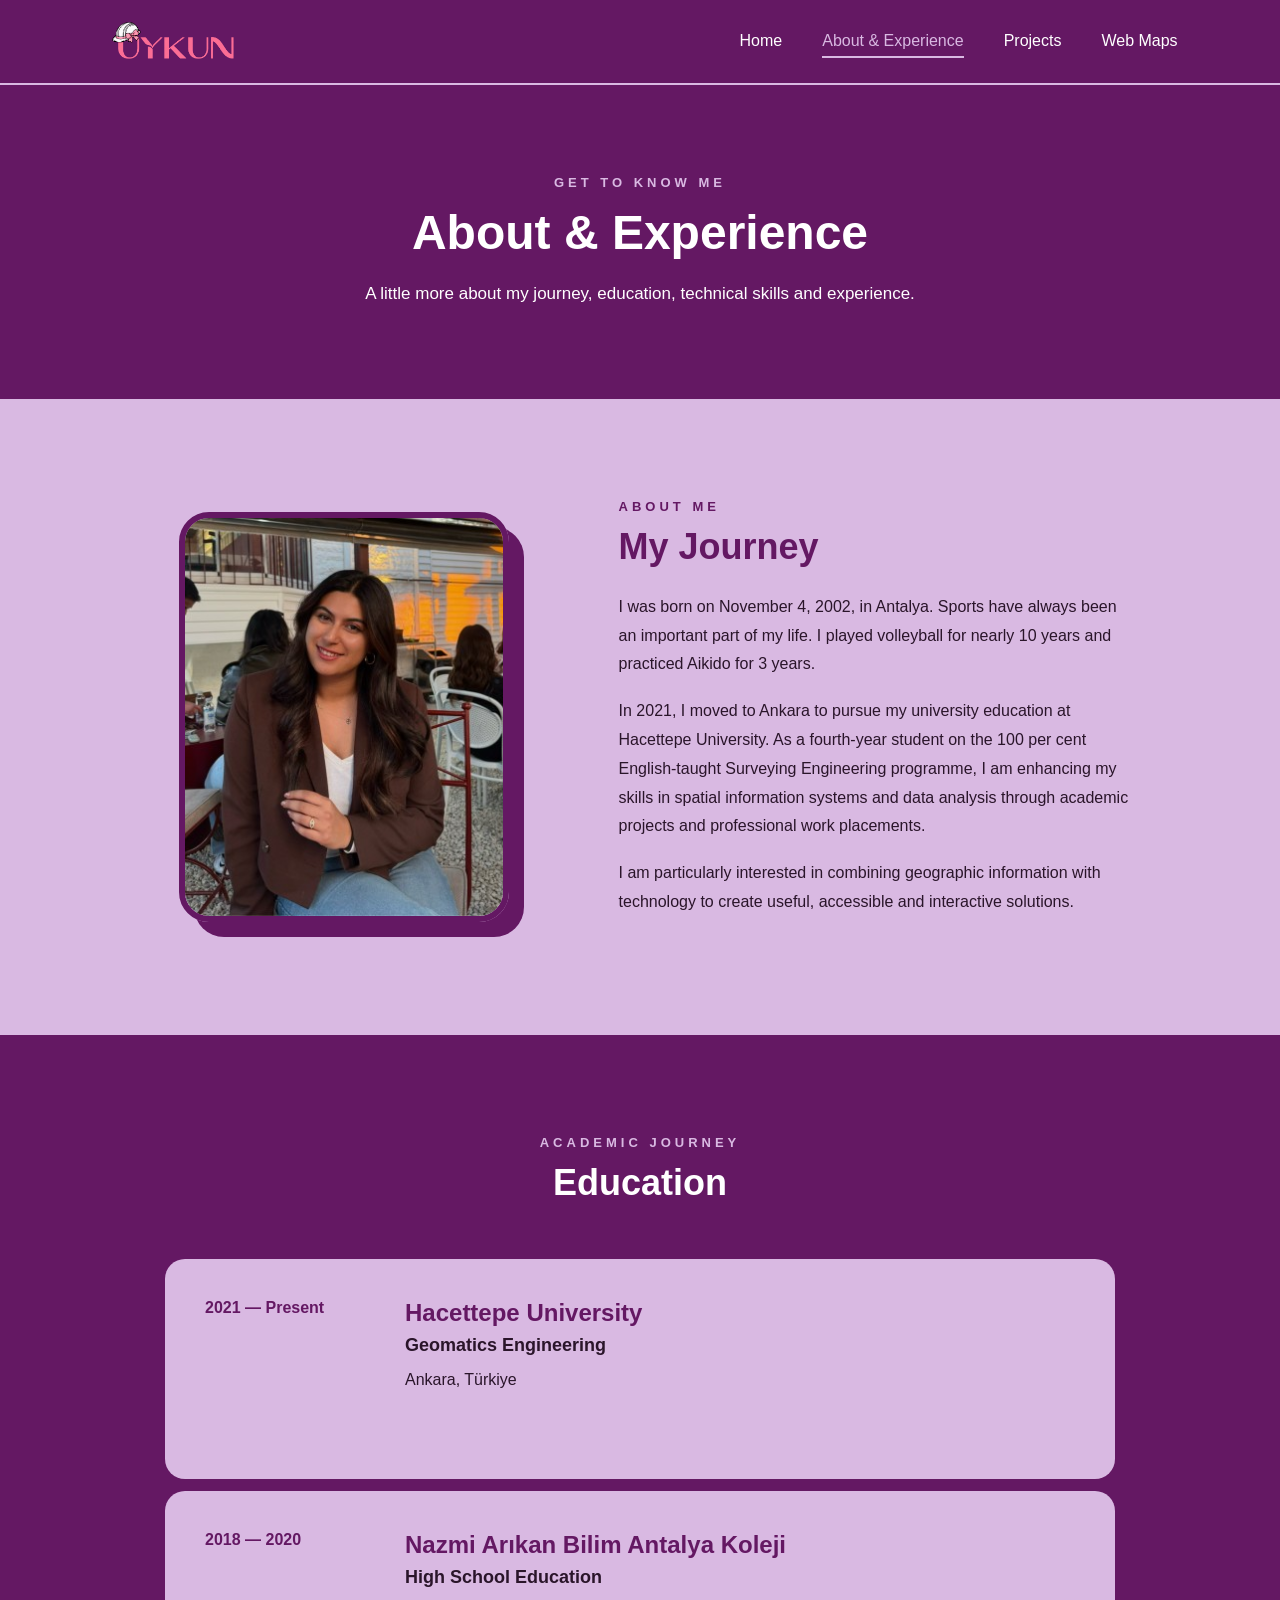
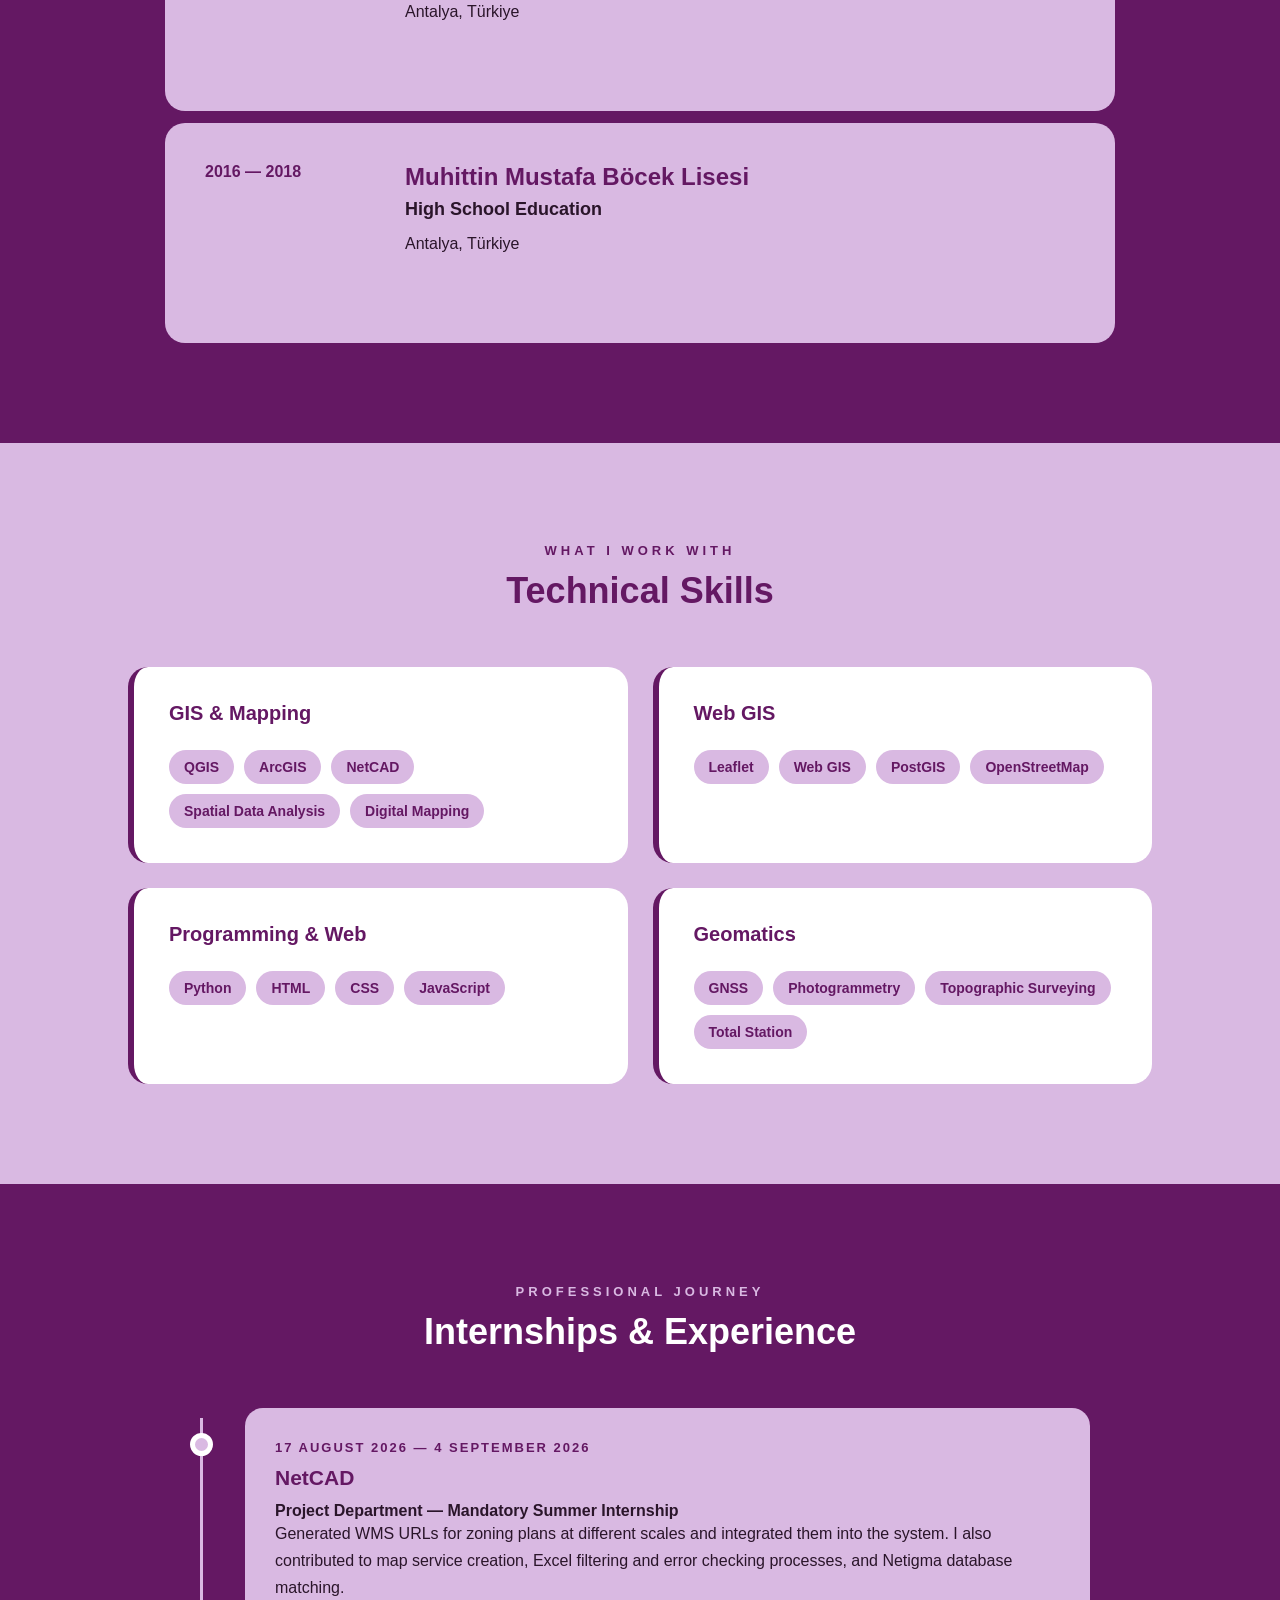
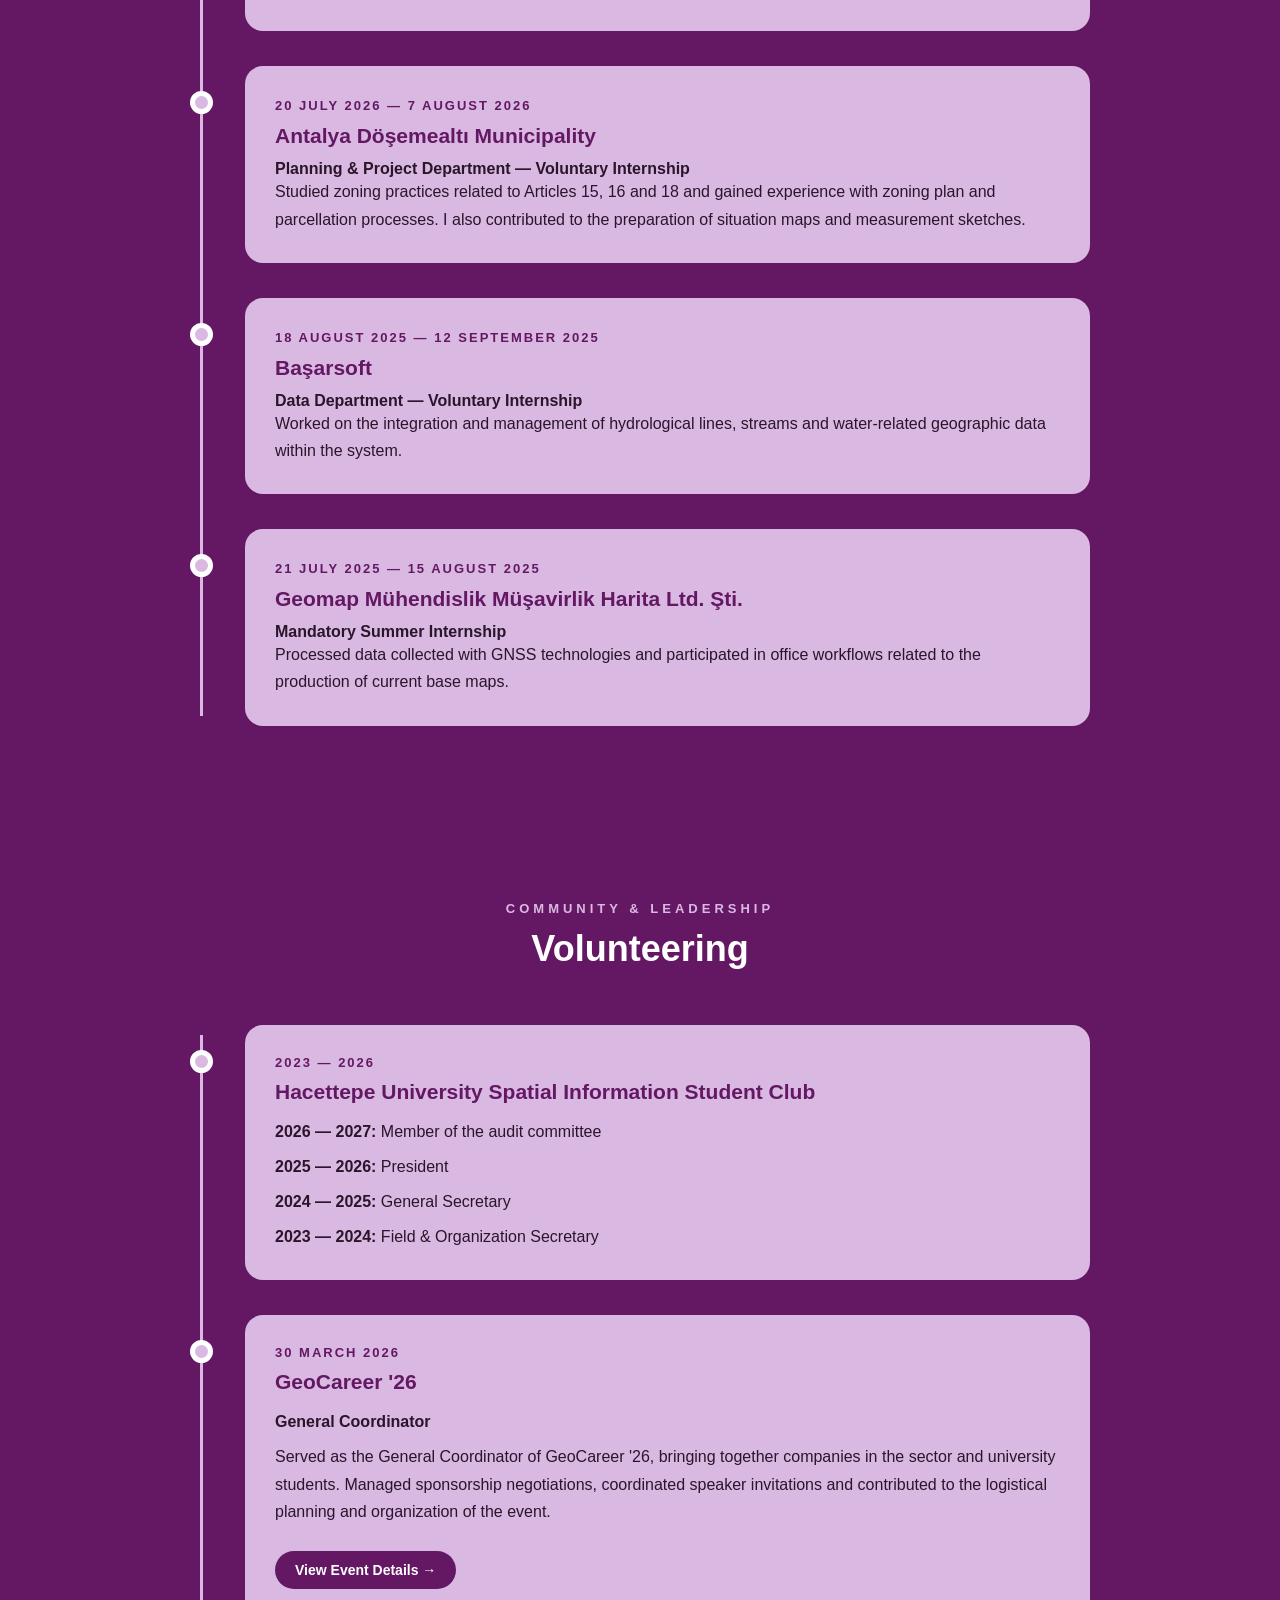
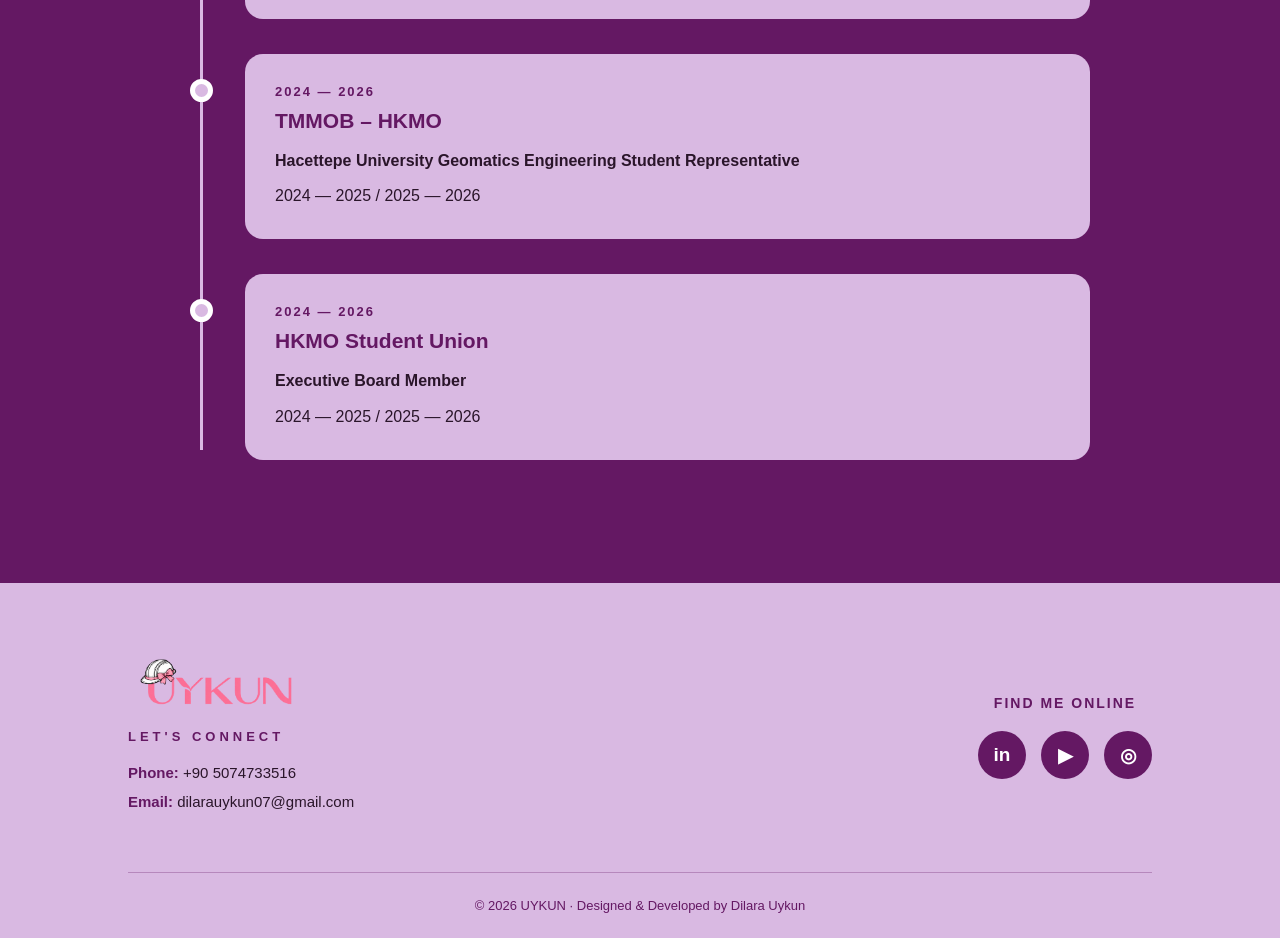
<file: about.html>
<!DOCTYPE html>
<html lang="en">

<head>
    <meta charset="UTF-8">
    <meta name="viewport" content="width=device-width, initial-scale=1.0">

    <title>About & Experience | Uykun</title>

    <link rel="stylesheet" href="css/style.css">
</head>


<body>

    <!-- =========================
         NAVIGATION BAR
    ========================= -->

    <nav class="navbar">

    <a href="index.html" class="logo">
    <img src="images/uykun-logo.png"
         alt="UYKUN Logo"
         class="navbar-logo">
</a>

    <ul class="nav-links">
        <li><a href="index.html">Home</a></li>

        <li>
            <a href="about.html" class="active">
                About & Experience
            </a>
        </li>

        <li><a href="projects.html">Projects</a></li>

        <li><a href="maps.html">Web Maps</a></li>
    </ul>

</nav>


    <!-- =========================
         ABOUT PAGE HEADER
    ========================= -->

    <section class="about-page-header">

        <p>GET TO KNOW ME</p>

        <h1>About & Experience</h1>

        <p class="about-page-subtitle">
            A little more about my journey, education,
            technical skills and experience.
        </p>

    </section>


    <!-- =========================
         ABOUT ME
    ========================= -->

    <section class="about-me-section">

        <div class="about-me-image">

            <img
                src="images/profile.jpg"
                alt="Dilara Uykun"
            >

        </div>


        <div class="about-me-content">

            <p class="about-small-title">ABOUT ME</p>

            <h2>My Journey</h2>

            <p>
                I was born on November 4, 2002, in Antalya.
                Sports have always been an important part of my life.
                I played volleyball for nearly 10 years and practiced
                Aikido for 3 years.
            </p>

            <p>
                In 2021, I moved to Ankara to pursue my university
                education at Hacettepe University. As a fourth-year 
                student on the 100 per cent English-taught Surveying Engineering programme,
                I am enhancing my skills in spatial information systems and data analysis
                through academic projects and professional work placements.
            </p>

            <p>
                I am particularly interested in combining geographic
                information with technology to create useful,
                accessible and interactive solutions.
            </p>

        </div>

    </section>


    <!-- =========================
     EDUCATION
========================= -->

<section class="education-section">

    <div class="about-section-heading">
        <p>ACADEMIC JOURNEY</p>
        <h2>Education</h2>
    </div>


    <div class="education-list">

        <!-- UNIVERSITY -->

        <div class="education-card">

            <div class="education-year">
                2021 — Present
            </div>

            <div class="education-info">

                <h3>Hacettepe University</h3>

                <h4>Geomatics Engineering</h4>

                <p>Ankara, Türkiye</p>

            </div>

        </div>


        <!-- HIGH SCHOOL 2 -->

        <div class="education-card">

            <div class="education-year">
                2018 — 2020
            </div>

            <div class="education-info">

                <h3>Nazmi Arıkan Bilim Antalya Koleji</h3>

                <h4>High School Education</h4>

                <p>Antalya, Türkiye</p>

            </div>

        </div>


        <!-- HIGH SCHOOL 1 -->

        <div class="education-card">

            <div class="education-year">
                2016 — 2018
            </div>

            <div class="education-info">

                <h3>Muhittin Mustafa Böcek Lisesi</h3>

                <h4>High School Education</h4>

                <p>Antalya, Türkiye</p>

            </div>

        </div>

    </div>

</section>


    <!-- =========================
         TECHNICAL SKILLS
    ========================= -->

    <section class="skills-section">

        <div class="skills-heading">

            <p>WHAT I WORK WITH</p>

            <h2>Technical Skills</h2>

        </div>


        <div class="skills-grid">


            <!-- GIS -->

            <div class="skill-box">

                <h3>GIS & Mapping</h3>

                <div class="skill-tags">
                    <span>QGIS</span>
                    <span>ArcGIS</span>
                    <span>NetCAD</span>
                    <span>Spatial Data Analysis</span>
                    <span>Digital Mapping</span>
                </div>

            </div>


            <!-- WEB GIS -->

            <div class="skill-box">

                <h3>Web GIS</h3>

                <div class="skill-tags">
                    <span>Leaflet</span>
                    <span>Web GIS</span>
                    <span>PostGIS</span>
                    <span>OpenStreetMap</span>
                </div>

            </div>


            <!-- PROGRAMMING -->

            <div class="skill-box">

                <h3>Programming & Web</h3>

                <div class="skill-tags">
                    <span>Python</span>
                    <span>HTML</span>
                    <span>CSS</span>
                    <span>JavaScript</span>
                </div>

            </div>


            <!-- GEOMATICS -->

            <div class="skill-box">

                <h3>Geomatics</h3>

                <div class="skill-tags">
                    <span>GNSS</span>
                    <span>Photogrammetry</span>
                    <span>Topographic Surveying</span>
                    <span>Total Station</span>
                </div>

            </div>


        </div>

    </section>


    <!-- =========================
     EXPERIENCE
========================= -->

<section class="experience-section">

    <div class="about-section-heading">
        <p>PROFESSIONAL JOURNEY</p>
        <h2>Internships & Experience</h2>
    </div>


    <div class="timeline">

        <!-- NETCAD -->

        <div class="timeline-item">

            <div class="timeline-dot"></div>

            <div class="timeline-content">

                <span>17 AUGUST 2026 — 4 SEPTEMBER 2026</span>

                <h3>NetCAD</h3>

                <h4>Project Department — Mandatory Summer Internship</h4>

                <p>
                    Generated WMS URLs for zoning plans at different scales
                    and integrated them into the system. I also contributed
                    to map service creation, Excel filtering and error
                    checking processes, and Netigma database matching.
                </p>

            </div>

        </div>


        <!-- DÖŞEMEALTI MUNICIPALITY -->

        <div class="timeline-item">

            <div class="timeline-dot"></div>

            <div class="timeline-content">

                <span>20 JULY 2026 — 7 AUGUST 2026</span>

                <h3>Antalya Döşemealtı Municipality</h3>

                <h4>Planning & Project Department — Voluntary Internship</h4>

                <p>
                    Studied zoning practices related to Articles 15, 16
                    and 18 and gained experience with zoning plan and
                    parcellation processes. I also contributed to the
                    preparation of situation maps and measurement sketches.
                </p>

            </div>

        </div>


        <!-- BAŞARSOFT -->

        <div class="timeline-item">

            <div class="timeline-dot"></div>

            <div class="timeline-content">

                <span>18 AUGUST 2025 — 12 SEPTEMBER 2025</span>

                <h3>Başarsoft</h3>

                <h4>Data Department — Voluntary Internship</h4>

                <p>
                    Worked on the integration and management of
                    hydrological lines, streams and water-related
                    geographic data within the system.
                </p>

            </div>

        </div>


        <!-- GEOMAP -->

        <div class="timeline-item">

            <div class="timeline-dot"></div>

            <div class="timeline-content">

                <span>21 JULY 2025 — 15 AUGUST 2025</span>

                <h3>Geomap Mühendislik Müşavirlik Harita Ltd. Şti.</h3>

                <h4>Mandatory Summer Internship</h4>

                <p>
                    Processed data collected with GNSS technologies
                    and participated in office workflows related to
                    the production of current base maps.
                </p>

            </div>

        </div>

    </div>

</section>
<!-- =====================================================
     VOLUNTEERING
===================================================== -->

<section class="volunteering-section">

    <!-- TITLE -->

    <div class="volunteering-heading">

        <p>COMMUNITY & LEADERSHIP</p>

        <h2>Volunteering</h2>

    </div>


    <!-- TIMELINE -->

    <div class="volunteering-timeline">


        <!-- =================================================
             01 - SPATIAL INFORMATION STUDENT CLUB
        ================================================== -->

        <div class="volunteer-item">

            <div class="volunteer-dot"></div>

            <div class="volunteer-content">

                <span>2023 — 2026</span>

                <h3>
                    Hacettepe University Spatial Information Student Club
                </h3>

                <p>
                    <strong>2026 — 2027:</strong>
                    Member of the audit committee
                </p>

                <p>
                    <strong>2025 — 2026:</strong>
                    President
                </p>

                <p>
                    <strong>2024 — 2025:</strong>
                    General Secretary
                </p>

                <p>
                    <strong>2023 — 2024:</strong>
                    Field & Organization Secretary
                </p>

            </div>

        </div>


        <!-- =================================================
             02 - GEOCAREER '26
        ================================================== -->

        <div class="volunteer-item">

            <div class="volunteer-dot"></div>

            <div class="volunteer-content">

                <span>30 MARCH 2026</span>

                <h3>GeoCareer '26</h3>

                <p>
                    <strong>General Coordinator</strong>
                </p>

                <p>
                    Served as the General Coordinator of GeoCareer '26,
                    bringing together companies in the sector and
                    university students.
                    Managed sponsorship negotiations, coordinated
                    speaker invitations and contributed to the
                    logistical planning and organization of the event.
                </p>
                
                <a href="geocareer.html" class="experience-detail-button">
                    View Event Details →
                </a>
            </div>

        </div>


        <!-- =================================================
             03 - TMMOB / HKMO
        ================================================== -->

        <div class="volunteer-item">

            <div class="volunteer-dot"></div>

            <div class="volunteer-content">

                <span>2024 — 2026</span>

                <h3>TMMOB – HKMO</h3>

                <p>
                    <strong>
                        Hacettepe University Geomatics Engineering
                        Student Representative
                    </strong>
                </p>

                <p>
                    2024 — 2025 / 2025 — 2026
                </p>

            </div>

        </div>


        <!-- =================================================
             04 - HKMO STUDENT UNION
        ================================================== -->

        <div class="volunteer-item">

            <div class="volunteer-dot"></div>

            <div class="volunteer-content">

                <span>2024 — 2026</span>

                <h3>HKMO Student Union</h3>

                <p>
                    <strong>Executive Board Member</strong>
                </p>

                <p>
                    2024 — 2025 / 2025 — 2026
                </p>

            </div>

        </div>


    </div>

</section>

<!-- =========================
     CONTACT / FOOTER
========================= -->

<footer class="footer">

    <div class="footer-content">

        <!-- LEFT SIDE -->
        <div class="footer-left">

            <a href="index.html" class="footer-logo-link">
    <img
        src="images/uykun-logo.png"
        alt="UYKUN Logo"
        class="footer-logo"
    >
</a>

            <p class="footer-title">LET'S CONNECT</p>

            <div class="contact-info">

                <p>
                    <strong>Phone:</strong>
                    <a href="tel:+905074733516">
                        +90 5074733516
                    </a>
                </p>

                <p>
                    <strong>Email:</strong>
                    <a href="mailto:dilarauykun07@gmail.com">
                        dilarauykun07@gmail.com
                    </a>
                </p>

            </div>

        </div>


        <!-- RIGHT SIDE -->
        <div class="footer-right">

            <p>FIND ME ONLINE</p>

            <div class="social-links">

                <!-- LINKEDIN -->
                <a href="https://www.linkedin.com/in/dilara-uykun-141466331/?isSelfProfile=true"
                   target="_blank"
                   rel="noopener noreferrer"
                   class="social-button"
                   aria-label="LinkedIn">
                    in
                </a>

                <!-- YOUTUBE -->
                <a href="https://www.youtube.com/@Uykundilara_"
                   target="_blank"
                   rel="noopener noreferrer"
                   class="social-button"
                   aria-label="YouTube">
                    ▶
                </a>

                <!-- INSTAGRAM -->
                <a href="https://www.instagram.com/uykundilara_/?hl=tr"
                   target="_blank"
                   rel="noopener noreferrer"
                   class="social-button"
                   aria-label="Instagram">
                    ◎
                </a>

            </div>

        </div>

    </div>

    <!-- BOTTOM -->
    <div class="footer-bottom">

        <p>
            © 2026 UYKUN · Designed & Developed by Dilara Uykun
        </p>

    </div>

</footer>

</body>

</html>
</file>
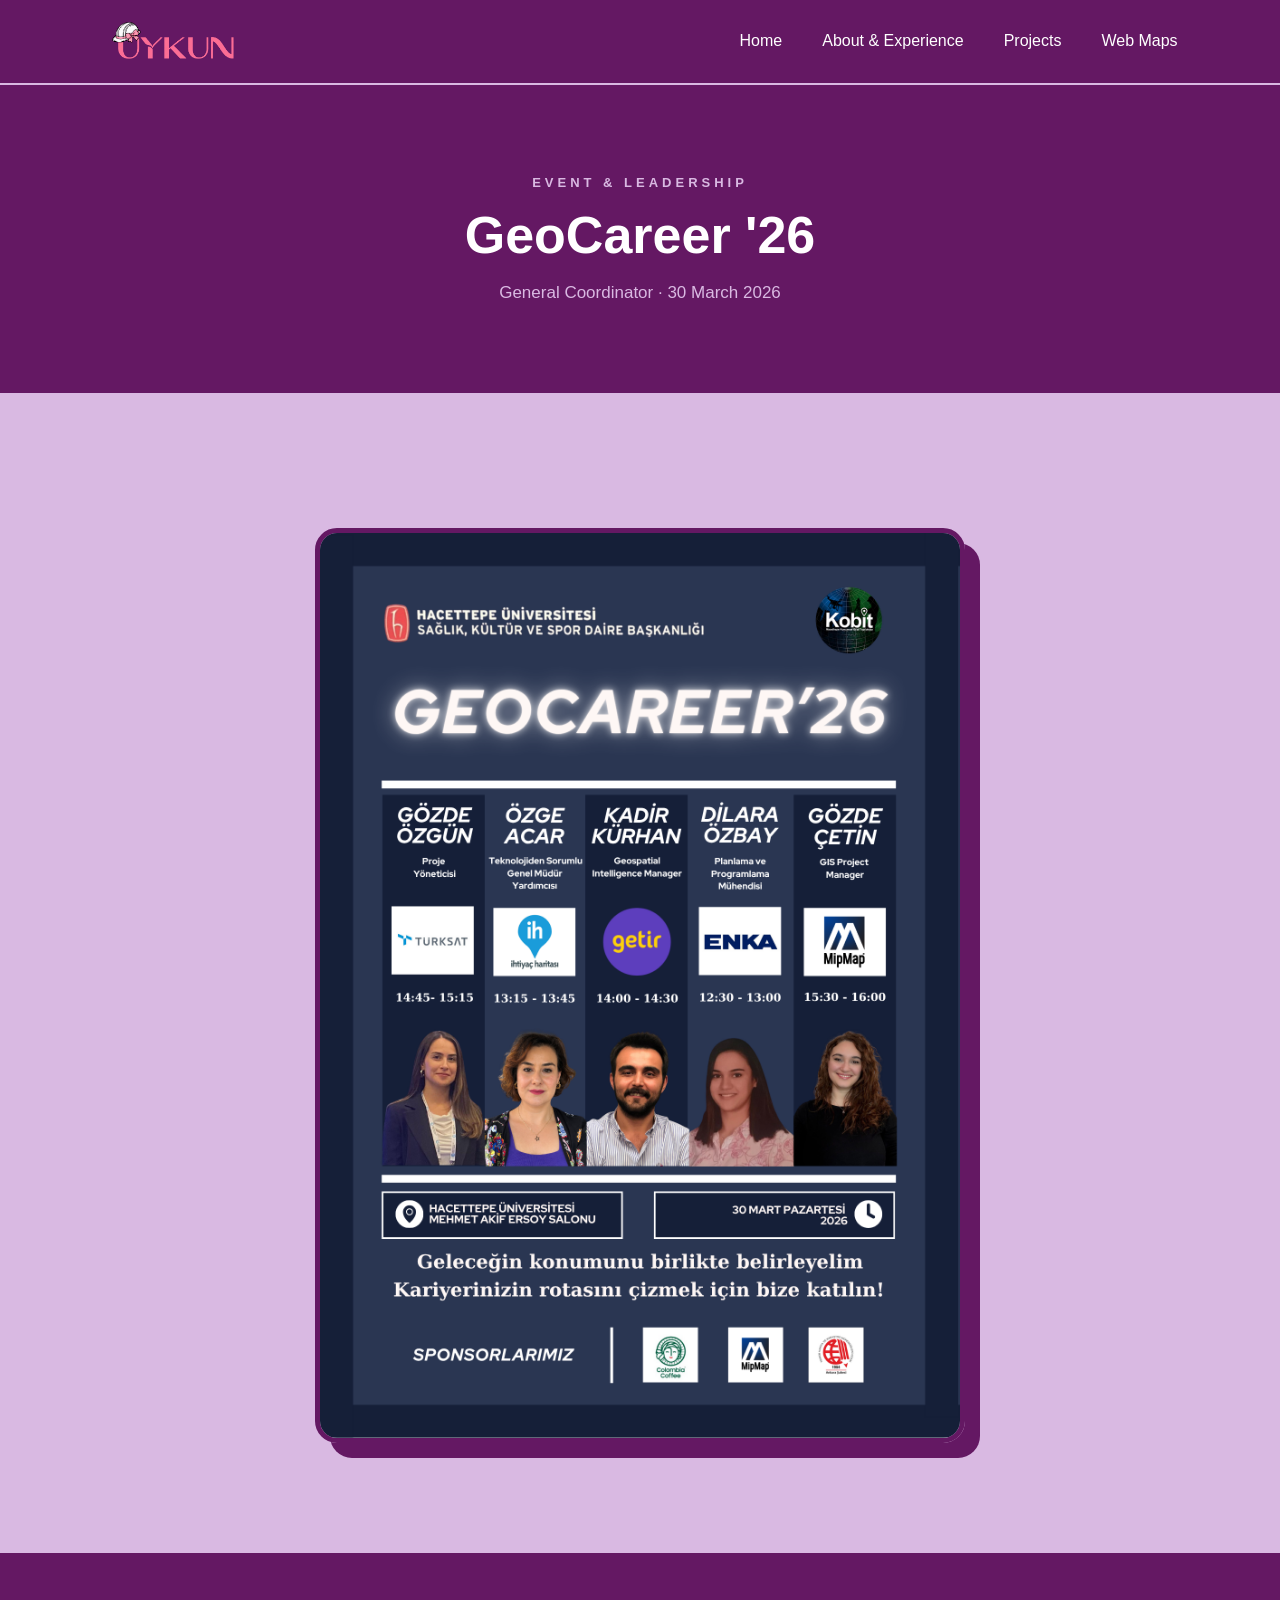
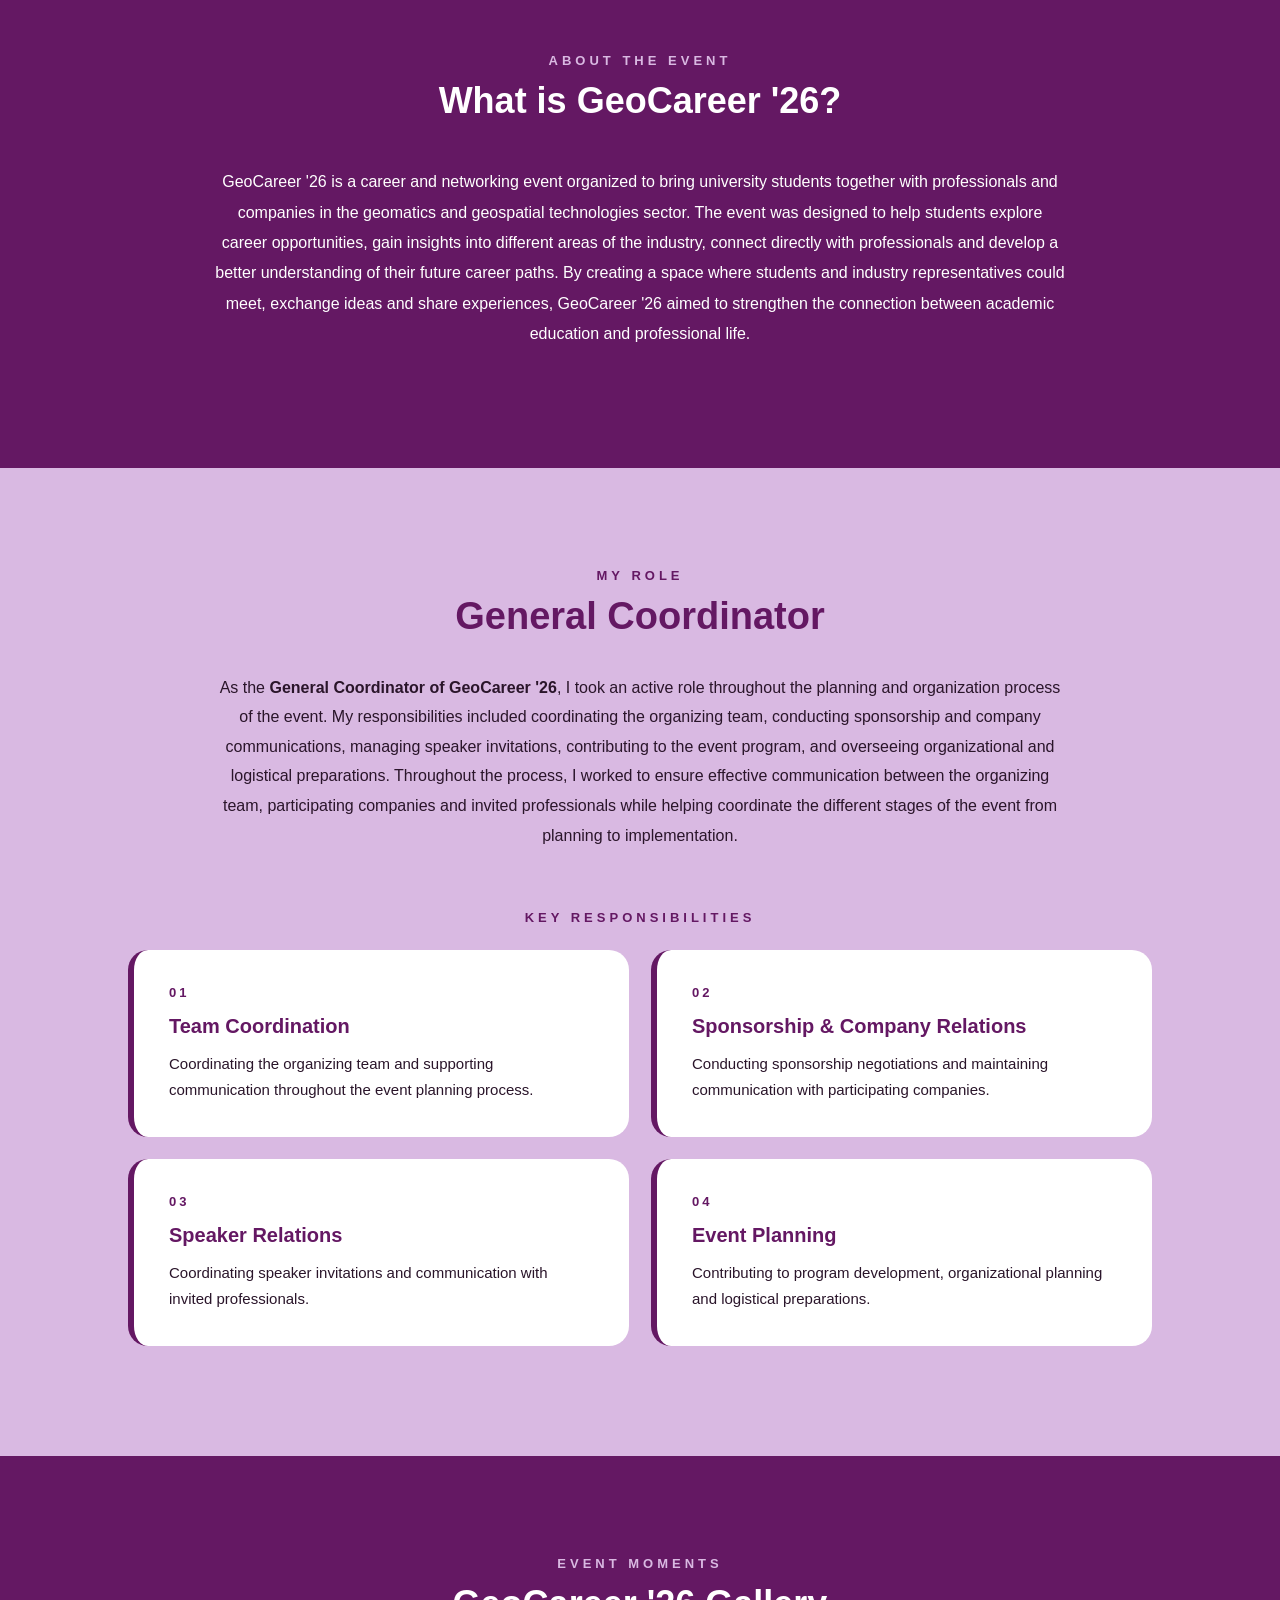
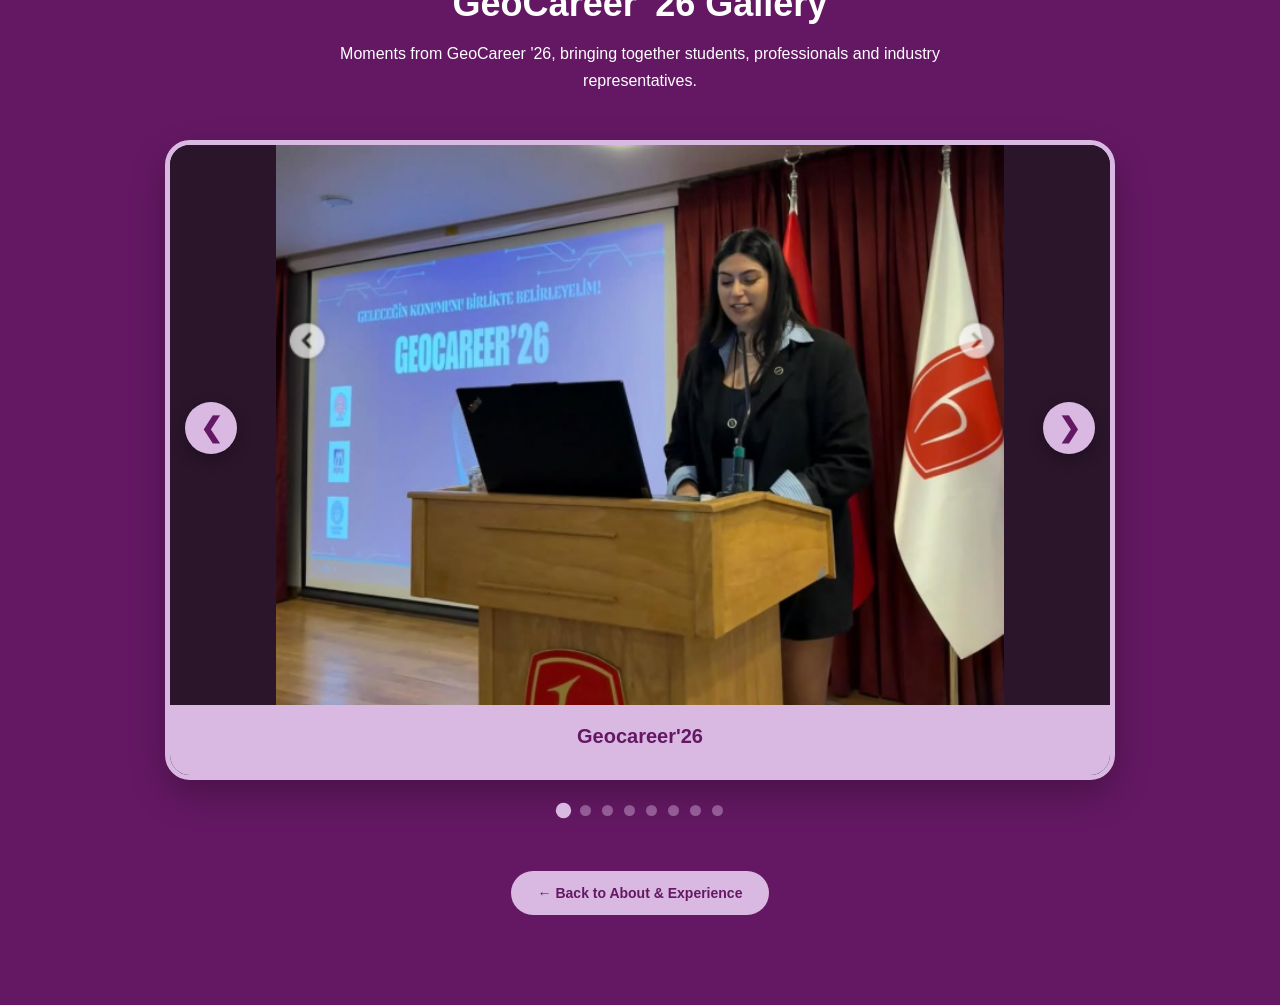
<file: geocareer.html>
<!DOCTYPE html>
<html lang="en">

<head>

    <meta charset="UTF-8">

    <meta name="viewport"
          content="width=device-width, initial-scale=1.0">

    <title>GeoCareer '26 | Dilara Uykun</title>

    <link rel="stylesheet" href="css/style.css">

</head>


<body>


<!-- =====================================================
     NAVBAR
===================================================== -->

<nav class="navbar">

    <a href="index.html" class="logo">
    <img src="images/uykun-logo.png"
         alt="UYKUN Logo"
         class="navbar-logo">
</a>

    <ul class="nav-links">

        <li>
            <a href="index.html">Home</a>
        </li>

        <li>
            <a href="about.html">About & Experience</a>
        </li>

        <li>
            <a href="projects.html">Projects</a>
        </li>

        <li>
            <a href="maps.html">Web Maps</a>
        </li>

    </ul>

</nav>



<!-- =====================================================
     GEOCAREER HEADER
===================================================== -->

<section class="geocareer-header">

    <p>EVENT & LEADERSHIP</p>

    <h1>GeoCareer '26</h1>

    <p class="geocareer-header-subtitle">
        General Coordinator · 30 March 2026
    </p>

</section>



<!-- =====================================================
     EVENT POSTER
===================================================== -->

<section class="geocareer-poster-section">

    <div class="geocareer-section-heading">

    </div>


    <div class="geocareer-poster">

        <img
            src="images/geocareer-poster.png"
            alt="GeoCareer '26 Event Poster">

    </div>

</section>

<!-- =====================================================
     ABOUT THE EVENT
===================================================== -->

<section class="geocareer-about">

    <div class="geocareer-about-container">

        <div class="geocareer-text-heading">
            <p>ABOUT THE EVENT</p>
            <h2>What is GeoCareer '26?</h2>
        </div>

        <div class="geocareer-about-text">

            <p>
                GeoCareer '26 is a career and networking event
                organized to bring university students together
                with professionals and companies in the geomatics
                and geospatial technologies sector.
                The event was designed to help students explore
                career opportunities, gain insights into different
                areas of the industry, connect directly with
                professionals and develop a better understanding
                of their future career paths.
                By creating a space where students and industry
                representatives could meet, exchange ideas and
                share experiences, GeoCareer '26 aimed to strengthen
                the connection between academic education and
                professional life.
            </p>

        </div>

    </div>

</section>


<!-- =====================================================
     MY ROLE
===================================================== -->

<section class="geocareer-role">

    <div class="geocareer-role-container">

        <div class="geocareer-role-heading">

            <p>MY ROLE</p>

            <h2>General Coordinator</h2>

        </div>


        <div class="geocareer-role-description">

            <p>
                As the <strong>General Coordinator of GeoCareer '26</strong>,
                I took an active role throughout the planning and
                organization process of the event.
                My responsibilities included coordinating the
                organizing team, conducting sponsorship and company
                communications, managing speaker invitations,
                contributing to the event program, and overseeing
                organizational and logistical preparations.
                Throughout the process, I worked to ensure effective
                communication between the organizing team,
                participating companies and invited professionals
                while helping coordinate the different stages of
                the event from planning to implementation.
            </p>

        </div>


        <!-- RESPONSIBILITIES -->

        <div class="responsibilities-heading">

            <p>KEY RESPONSIBILITIES</p>

        </div>


        <div class="responsibilities-grid">


            <!-- TEAM COORDINATION -->

            <div class="responsibility-card">

                <div class="responsibility-number">
                    01
                </div>

                <h3>Team Coordination</h3>

                <p>
                    Coordinating the organizing team and supporting
                    communication throughout the event planning process.
                </p>

            </div>


            <!-- SPONSORSHIP -->

            <div class="responsibility-card">

                <div class="responsibility-number">
                    02
                </div>

                <h3>Sponsorship & Company Relations</h3>

                <p>
                    Conducting sponsorship negotiations and maintaining
                    communication with participating companies.
                </p>

            </div>


            <!-- SPEAKER RELATIONS -->

            <div class="responsibility-card">

                <div class="responsibility-number">
                    03
                </div>

                <h3>Speaker Relations</h3>

                <p>
                    Coordinating speaker invitations and communication
                    with invited professionals.
                </p>

            </div>


            <!-- EVENT PLANNING -->

            <div class="responsibility-card">

                <div class="responsibility-number">
                    04
                </div>

                <h3>Event Planning</h3>

                <p>
                    Contributing to program development, organizational
                    planning and logistical preparations.
                </p>

            </div>


        </div>

    </div>

</section>

<!-- =====================================================
     GEOCAREER EVENT GALLERY
===================================================== -->

<section class="geocareer-gallery-section">

    <div class="geocareer-gallery-heading">

        <p>EVENT MOMENTS</p>

        <h2>GeoCareer '26 Gallery</h2>

        <p class="geocareer-gallery-intro">
            Moments from GeoCareer '26, bringing together
            students, professionals and industry representatives.
        </p>

    </div>


    <!-- GALLERY -->

    <div class="geocareer-gallery-container">


        <!-- LEFT ARROW -->

        <button
            class="geocareer-gallery-arrow geocareer-gallery-prev"
            onclick="changeGeoCareerSlide(-1)"
            aria-label="Previous photo">
            &#10094;
        </button>


        <!-- PHOTOS -->

        <div class="geocareer-gallery-images">


            <!-- PHOTO 1 -->

            <div class="geocareer-gallery-slide active-geocareer-slide">

                <img
                    src="images/geocareer1.png"
                    alt="GeoCareer '26 event moment">

                <div class="geocareer-gallery-caption">

                    <h3>Geocareer'26</h3>


                </div>

            </div>


            <!-- PHOTO 2 -->

            <div class="geocareer-gallery-slide">

                <img
                    src="images/geocareer2.png"
                    alt="GeoCareer '26 event moment">

                <div class="geocareer-gallery-caption">

                    <h3>Geocareer'26</h3>


                </div>

            </div>


            <!-- PHOTO 3 -->

            <div class="geocareer-gallery-slide">

                <img
                    src="images/geocareer3.png"
                    alt="GeoCareer '26 event moment">

                <div class="geocareer-gallery-caption">

                    <h3>Geocareer'26</h3>


                </div>

            </div>


            <!-- PHOTO 4 -->

            <div class="geocareer-gallery-slide">

                <img
                    src="images/geocareer4.png"
                    alt="GeoCareer '26 event moment">

                <div class="geocareer-gallery-caption">

                    <h3>Geocareer'26</h3>


                </div>

            </div>


            <!-- PHOTO 5 -->

            <div class="geocareer-gallery-slide">

                <img
                    src="images/geocareer5.png"
                    alt="GeoCareer '26 event moment">

                <div class="geocareer-gallery-caption">

                    <h3>Geocareer'26</h3>


                </div>

            </div>


            <!-- PHOTO 6 -->

            <div class="geocareer-gallery-slide">

                <img
                    src="images/geocareer6.png"
                    alt="GeoCareer '26 opening">

                <div class="geocareer-gallery-caption">

                    <h3>Geocareer'26</h3>


                </div>

            </div>


            <!-- PHOTO 7 -->

            <div class="geocareer-gallery-slide">

                <img
                    src="images/geocareer7.png"
                    alt="GeoCareer '26 presentation">

                <div class="geocareer-gallery-caption">

                    <h3>Geocareer'26</h3>


                </div>

            </div>


            <!-- PHOTO 8 -->

            <div class="geocareer-gallery-slide">

                <img
                    src="images/geocareer8.jfif"
                    alt="GeoCareer '26 organizing team">

                <div class="geocareer-gallery-caption">

                    <h3>Geocareer'26 Organizing Team</h3>


                </div>

            </div>


        </div>


        <!-- RIGHT ARROW -->

        <button
            class="geocareer-gallery-arrow geocareer-gallery-next"
            onclick="changeGeoCareerSlide(1)"
            aria-label="Next photo">
            &#10095;
        </button>

    </div>


    <!-- DOTS -->

    <div class="geocareer-gallery-dots">

        <span
            class="geocareer-gallery-dot active-geocareer-dot"
            onclick="currentGeoCareerSlide(0)">
        </span>

        <span
            class="geocareer-gallery-dot"
            onclick="currentGeoCareerSlide(1)">
        </span>

        <span
            class="geocareer-gallery-dot"
            onclick="currentGeoCareerSlide(2)">
        </span>

        <span
            class="geocareer-gallery-dot"
            onclick="currentGeoCareerSlide(3)">
        </span>

        <span
            class="geocareer-gallery-dot"
            onclick="currentGeoCareerSlide(4)">
        </span>

        <span
            class="geocareer-gallery-dot"
            onclick="currentGeoCareerSlide(5)">
        </span>

        <span
            class="geocareer-gallery-dot"
            onclick="currentGeoCareerSlide(6)">
        </span>

        <span
            class="geocareer-gallery-dot"
            onclick="currentGeoCareerSlide(7)">
        </span>

    </div>


    <!-- BACK BUTTON -->

    <div class="geocareer-back-container">

        <a href="about.html" class="geocareer-back-button">
            ← Back to About & Experience
        </a>

    </div>

</section>

<script src="js/geocareer.js"></script>

</body>

</html>
</file>
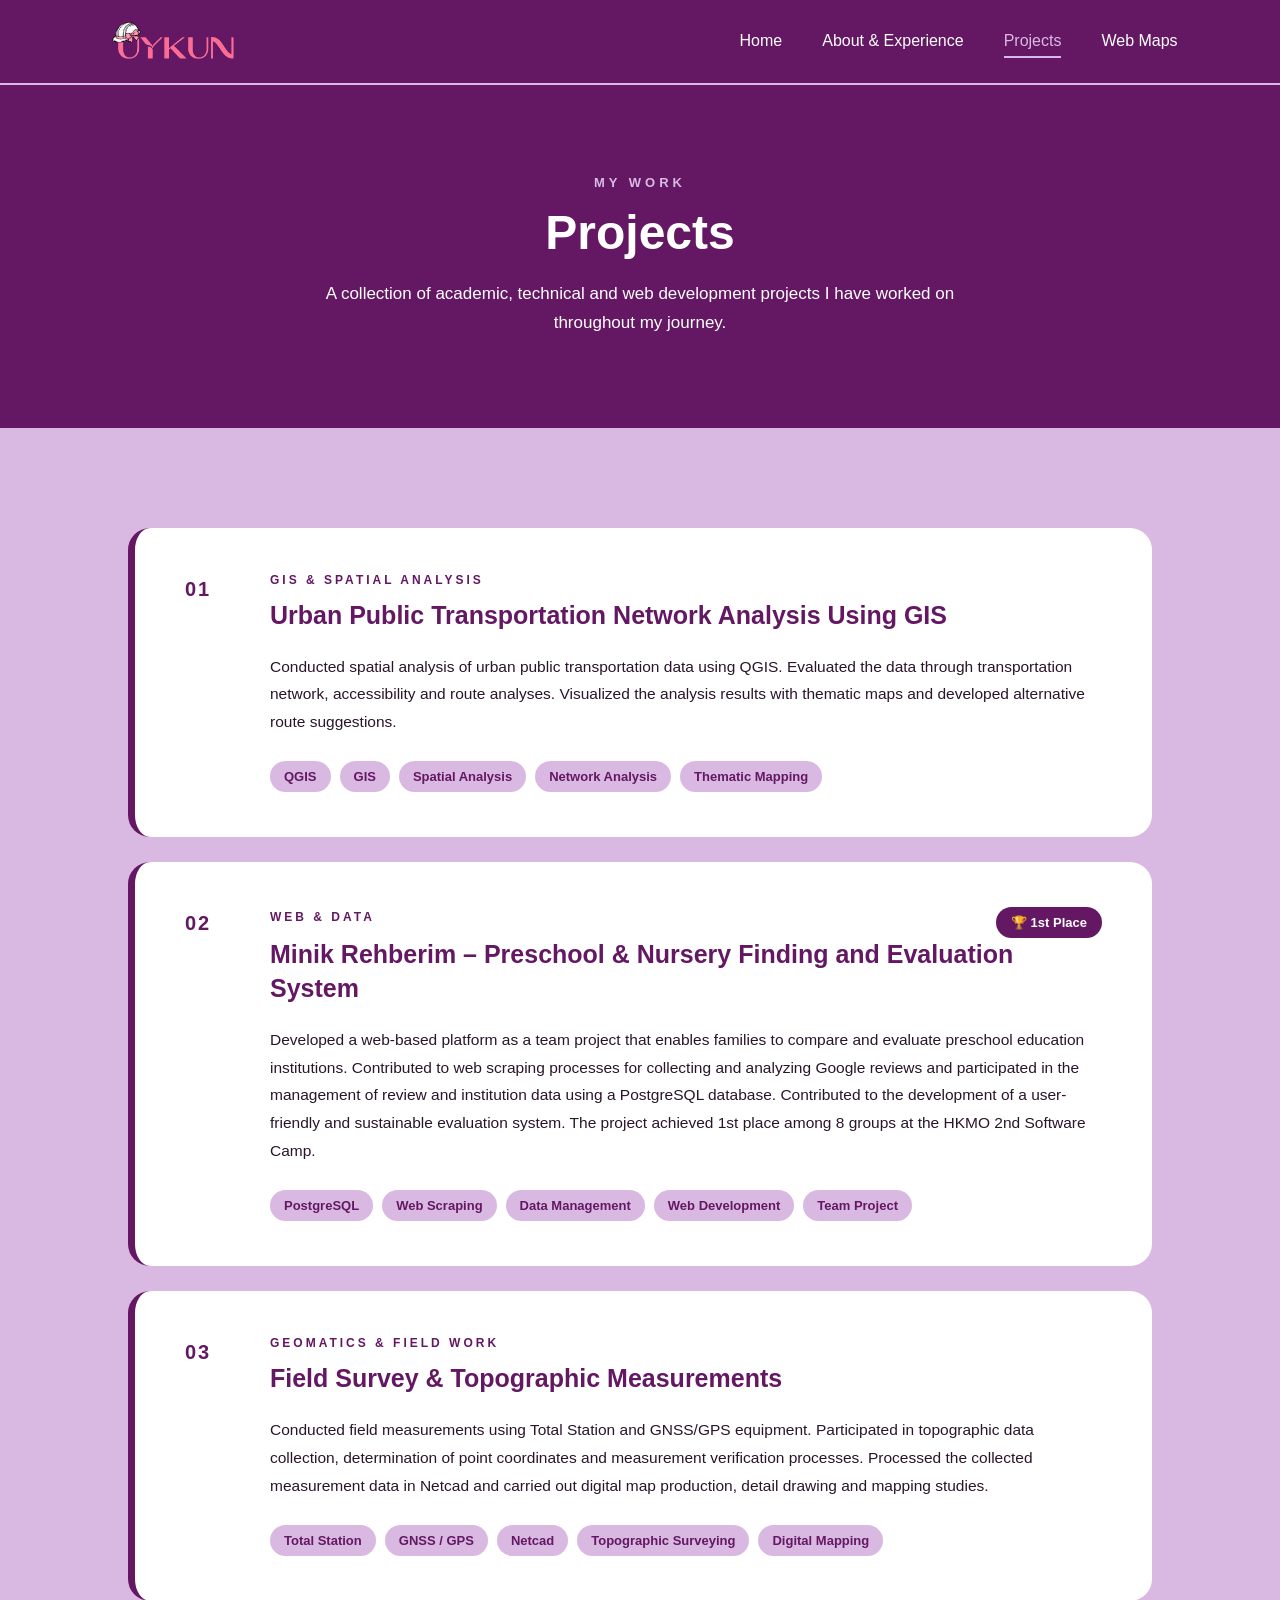
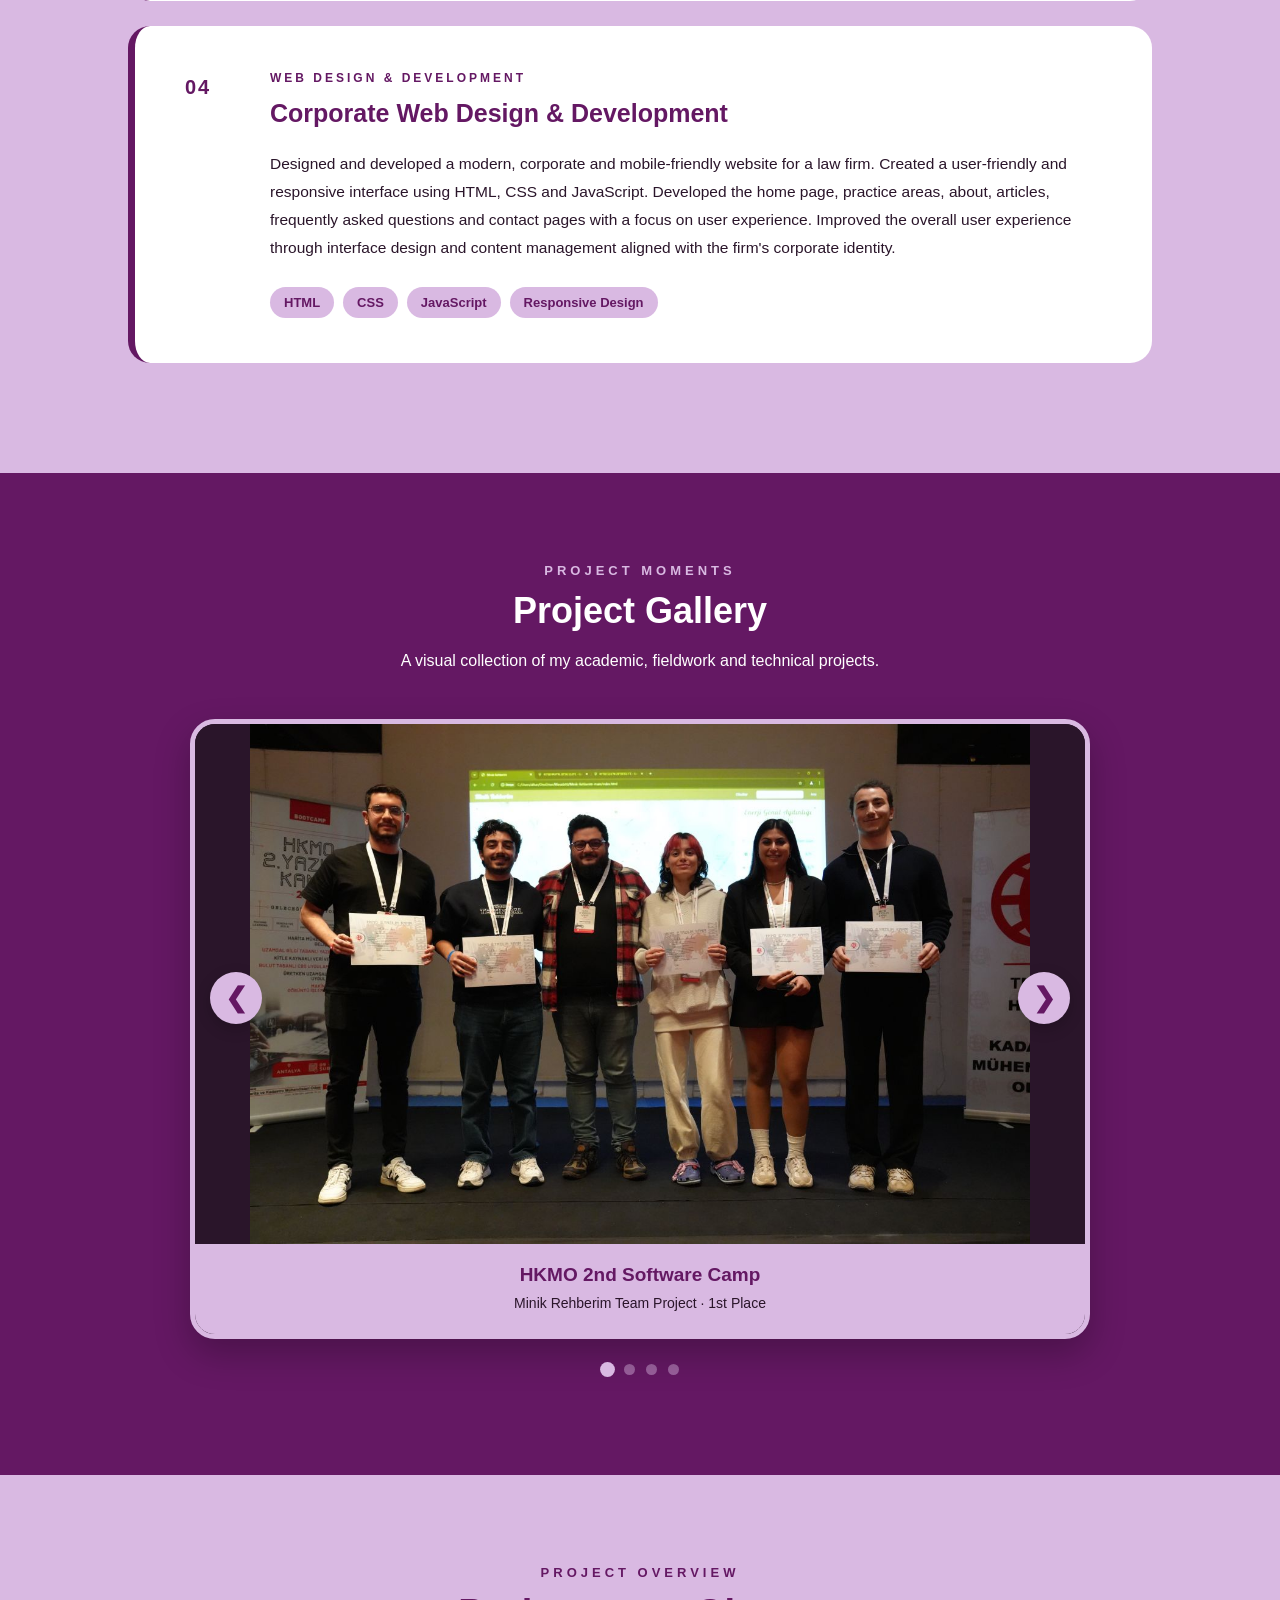
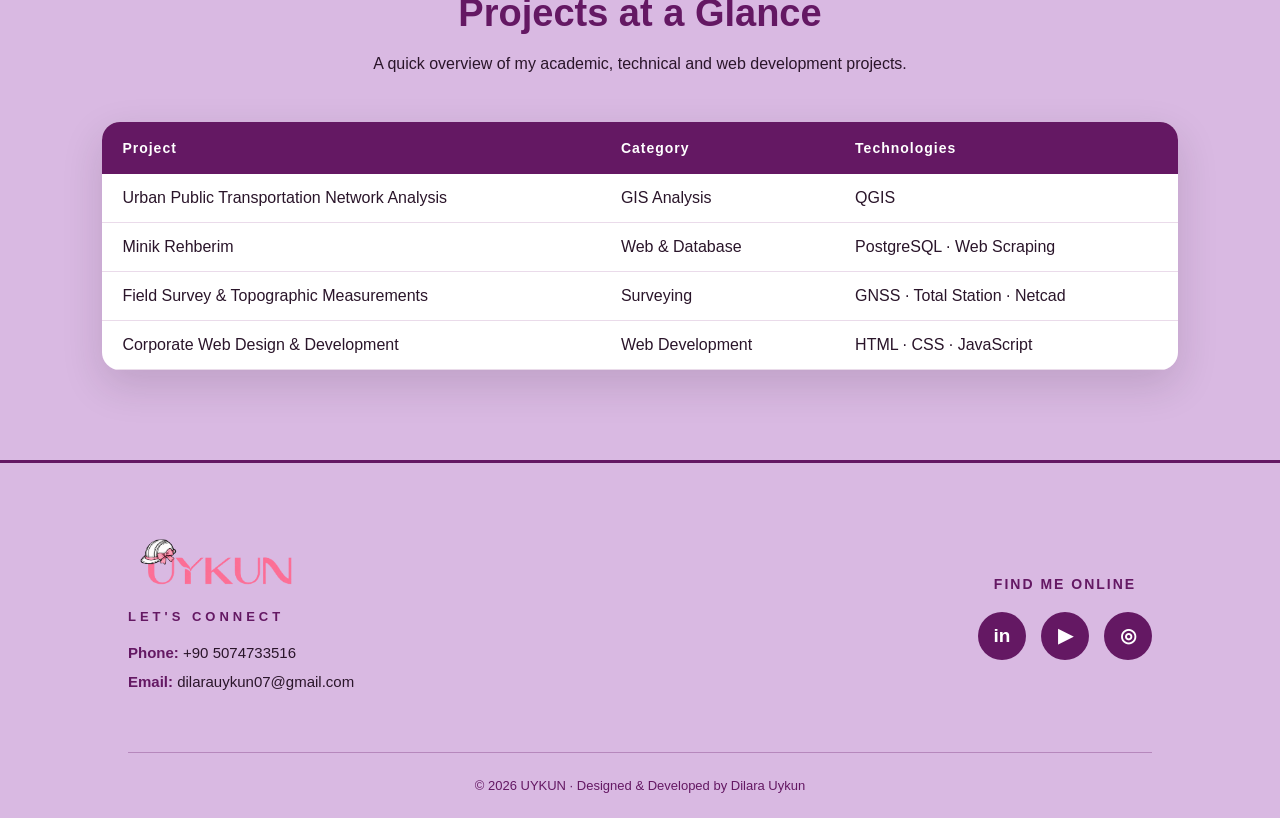
<file: projects.html>
<!DOCTYPE html>
<html lang="en">

<head>

    <meta charset="UTF-8">

    <meta name="viewport"
          content="width=device-width, initial-scale=1.0">

    <title>Projects | Dilara Uykun</title>

    <link rel="stylesheet" href="css/style.css">

</head>


<body>


<!-- =====================================================
     NAVBAR
===================================================== -->

<nav class="navbar">

    <a href="index.html" class="logo">
    <img src="images/uykun-logo.png"
         alt="UYKUN Logo"
         class="navbar-logo">
</a>

    <ul class="nav-links">

        <li>
            <a href="index.html">Home</a>
        </li>

        <li>
            <a href="about.html">About & Experience</a>
        </li>

        <li>
            <a href="projects.html" class="active">Projects</a>
        </li>

        <li>
            <a href="maps.html">Web Maps</a>
        </li>

    </ul>

</nav>



<!-- =====================================================
     PROJECTS HEADER
===================================================== -->

<section class="projects-page-header">

    <p>MY WORK</p>

    <h1>Projects</h1>

    <p class="projects-page-subtitle">
        A collection of academic, technical and web development
        projects I have worked on throughout my journey.
    </p>

</section>



<!-- =====================================================
     PROJECTS
===================================================== -->

<section class="projects-page-section">

    <div class="projects-page-container">


        <!-- =================================================
             PROJECT 01
        ================================================= -->

        <div class="project-detail-card">

            <div class="project-detail-number">
                01
            </div>

            <div class="project-detail-content">

                <p class="project-category">
                    GIS & SPATIAL ANALYSIS
                </p>

                <h2>
                    Urban Public Transportation Network
                    Analysis Using GIS
                </h2>

                <p class="project-description">
                    Conducted spatial analysis of urban public
                    transportation data using QGIS. Evaluated the
                    data through transportation network,
                    accessibility and route analyses.
                    Visualized the analysis results with thematic
                    maps and developed alternative route
                    suggestions.
                </p>

                <div class="project-tags">

                    <span>QGIS</span>
                    <span>GIS</span>
                    <span>Spatial Analysis</span>
                    <span>Network Analysis</span>
                    <span>Thematic Mapping</span>

                </div>

            </div>

        </div>



        <!-- =================================================
             PROJECT 02
        ================================================= -->

        <div class="project-detail-card featured-project">

            <div class="project-detail-number">
                02
            </div>

            <div class="project-detail-content">

                <div class="project-top-line">

                    <p class="project-category">
                        WEB & DATA
                    </p>

                    <span class="project-award">
                        🏆 1st Place
                    </span>

                </div>


                <h2>
                    Minik Rehberim – Preschool & Nursery
                    Finding and Evaluation System
                </h2>


                <p class="project-description">
                    Developed a web-based platform as a team
                    project that enables families to compare and
                    evaluate preschool education institutions.
                    Contributed to web scraping processes for
                    collecting and analyzing Google reviews and
                    participated in the management of review and
                    institution data using a PostgreSQL database.
                    Contributed to the development of a
                    user-friendly and sustainable evaluation
                    system. The project achieved 1st place among
                    8 groups at the HKMO 2nd Software Camp.
                </p>


                <div class="project-tags">

                    <span>PostgreSQL</span>
                    <span>Web Scraping</span>
                    <span>Data Management</span>
                    <span>Web Development</span>
                    <span>Team Project</span>

                </div>

            </div>

        </div>



        <!-- =================================================
             PROJECT 03
        ================================================= -->

        <div class="project-detail-card">

            <div class="project-detail-number">
                03
            </div>

            <div class="project-detail-content">

                <p class="project-category">
                    GEOMATICS & FIELD WORK
                </p>

                <h2>
                    Field Survey & Topographic Measurements
                </h2>

                <p class="project-description">
                    Conducted field measurements using Total
                    Station and GNSS/GPS equipment. Participated
                    in topographic data collection, determination
                    of point coordinates and measurement
                    verification processes.
                    Processed the collected measurement data in
                    Netcad and carried out digital map production,
                    detail drawing and mapping studies.
                </p>


                <div class="project-tags">

                    <span>Total Station</span>
                    <span>GNSS / GPS</span>
                    <span>Netcad</span>
                    <span>Topographic Surveying</span>
                    <span>Digital Mapping</span>

                </div>

            </div>

        </div>



        <!-- =================================================
             PROJECT 04
        ================================================= -->

        <div class="project-detail-card">

            <div class="project-detail-number">
                04
            </div>

            <div class="project-detail-content">

                <p class="project-category">
                    WEB DESIGN & DEVELOPMENT
                </p>

                <h2>
                    Corporate Web Design & Development
                </h2>

                <p class="project-description">
                    Designed and developed a modern, corporate
                    and mobile-friendly website for a law firm.
                    Created a user-friendly and responsive
                    interface using HTML, CSS and JavaScript.
                    Developed the home page, practice areas,
                    about, articles, frequently asked questions
                    and contact pages with a focus on user
                    experience.
                    Improved the overall user experience through
                    interface design and content management
                    aligned with the firm's corporate identity.
                </p>


                <div class="project-tags">

                    <span>HTML</span>
                    <span>CSS</span>
                    <span>JavaScript</span>
                    <span>Responsive Design</span>

                </div>

            </div>

        </div>


    </div>

</section>

<!-- =====================================================
     PROJECT GALLERY
===================================================== -->

<section class="project-gallery-section">

    <!-- GALLERY TITLE -->
    <div class="gallery-heading">

        <p>PROJECT MOMENTS</p>

        <h2>Project Gallery</h2>

        <p class="gallery-intro">
            A visual collection of my academic, fieldwork
            and technical projects.
        </p>

    </div>


    <!-- GALLERY -->
    <div class="gallery-container">


        <!-- LEFT ARROW -->
        <button
            class="gallery-arrow gallery-prev"
            onclick="changeSlide(-1)"
            aria-label="Previous photo">
            &#10094;
        </button>


        <!-- IMAGES -->
        <div class="gallery-images">


            <!-- =====================
                 PHOTO 1
            ====================== -->

            <div class="gallery-slide active-slide">

                <img
                    src="images/project1.jfif"
                    alt="HKMO Software Camp team project">

                <div class="gallery-caption">

                    <h3>
                        HKMO 2nd Software Camp
                    </h3>

                    <p>
                        Minik Rehberim Team Project · 1st Place
                    </p>

                </div>

            </div>



            <!-- =====================
                 PHOTO 2
            ====================== -->

            <div class="gallery-slide">

                <img
                    src="images/project2.jpeg"
                    alt="GNSS field survey">

                <div class="gallery-caption">

                    <h3>
                        Field Survey & Topographic Measurements
                    </h3>

                    <p>
                        Field measurements using GNSS/GPS equipment
                    </p>

                </div>

            </div>



            <!-- =====================
                 PHOTO 3
            ====================== -->

            <div class="gallery-slide">

                <img
                    src="images/project3.png"
                    alt="Corporate web design project">

                <div class="gallery-caption">

                    <h3>
                        Corporate Web Design & Development
                    </h3>

                    <p>
                        Responsive website developed for a law firm
                    </p>

                </div>

            </div>



            <!-- =====================
                 PHOTO 4
            ====================== -->

            <div class="gallery-slide">

                <img
                    src="images/project4.jfif"
                    alt="Minik Rehberim project">

                <div class="gallery-caption">

                    <h3>
                        Minik Rehberim
                    </h3>

                    <p>
                        Preschool & Nursery Finding and Evaluation System
                    </p>

                </div>

            </div>

        </div>


        <!-- RIGHT ARROW -->
        <button
            class="gallery-arrow gallery-next"
            onclick="changeSlide(1)"
            aria-label="Next photo">
            &#10095;
        </button>

    </div>


    <!-- DOTS -->
    <div class="gallery-dots">

        <span
            class="gallery-dot active-dot"
            onclick="currentSlide(0)">
        </span>

        <span
            class="gallery-dot"
            onclick="currentSlide(1)">
        </span>

        <span
            class="gallery-dot"
            onclick="currentSlide(2)">
        </span>

        <span
            class="gallery-dot"
            onclick="currentSlide(3)">
        </span>

    </div>

</section>

<!-- =====================================================
     PROJECT OVERVIEW TABLE
===================================================== -->

<section class="project-table-section">

    <div class="project-table-heading">
        <p>PROJECT OVERVIEW</p>
        <h2>Projects at a Glance</h2>
        <p>
            A quick overview of my academic,
            technical and web development projects.
        </p>
    </div>

    <div class="project-table-wrapper">

        <table class="project-table">

            <thead>
                <tr>
                    <th>Project</th>
                    <th>Category</th>
                    <th>Technologies</th>
                </tr>
            </thead>

            <tbody>

                <tr>
                    <td>Urban Public Transportation Network Analysis</td>
                    <td>GIS Analysis</td>
                    <td>QGIS</td>
                </tr>

                <tr>
                    <td>Minik Rehberim</td>
                    <td>Web & Database</td>
                    <td>PostgreSQL · Web Scraping</td>
                </tr>

                <tr>
                    <td>Field Survey & Topographic Measurements</td>
                    <td>Surveying</td>
                    <td>GNSS · Total Station · Netcad</td>
                </tr>

                <tr>
                    <td>Corporate Web Design & Development</td>
                    <td>Web Development</td>
                    <td>HTML · CSS · JavaScript</td>
                </tr>

            </tbody>

        </table>

    </div>

</section>

<!-- =====================================================
     CONTACT / FOOTER
===================================================== -->

<footer class="footer">

    <div class="footer-content">


        <!-- LEFT SIDE -->

        <div class="footer-left">

            <a href="index.html" class="footer-logo-link">
    <img
        src="images/uykun-logo.png"
        alt="UYKUN Logo"
        class="footer-logo"
    >
</a>

            <p class="footer-title">
                LET'S CONNECT
            </p>

            <div class="contact-info">

                <p>
                    <strong>Phone:</strong>

                    <a href="tel:+905074733516">
                        +90 5074733516
                    </a>
                </p>

                <p>
                    <strong>Email:</strong>

                    <a href="mailto:dilarauykun07@gmail.com">
                        dilarauykun07@gmail.com
                    </a>
                </p>

            </div>

        </div>



        <!-- RIGHT SIDE -->

        <div class="footer-right">

            <p>FIND ME ONLINE</p>

            <div class="social-links">


                <!-- LINKEDIN -->

                <a href="https://www.linkedin.com/in/dilara-uykun-141466331/?isSelfProfile=true"
                   target="_blank"
                   rel="noopener noreferrer"
                   class="social-button"
                   aria-label="LinkedIn">

                    in

                </a>


                <!-- YOUTUBE -->

                <a href="https://www.youtube.com/@Uykundilara_"
                   target="_blank"
                   rel="noopener noreferrer"
                   class="social-button"
                   aria-label="YouTube">

                    ▶

                </a>


                <!-- INSTAGRAM -->

                <a href="https://www.instagram.com/uykundilara_/?hl=tr"
                   target="_blank"
                   rel="noopener noreferrer"
                   class="social-button"
                   aria-label="Instagram">

                    ◎

                </a>


            </div>

        </div>

    </div>

    <!-- FOOTER BOTTOM -->

    <div class="footer-bottom">

        <p>
            © 2026 UYKUN · Designed & Developed by Dilara Uykun
        </p>

    </div>

</footer>

<script src="js/gallery.js"></script>

</body>

</html>
</file>
<file: css/style.css>
/* =========================================================
   UYKUN - PERSONAL WEB GIS PORTFOLIO
   Main Stylesheet
========================================================= */


/* =========================================================
   1. GENERAL
========================================================= */

* {
    margin: 0;
    padding: 0;
    box-sizing: border-box;
}

html {
    scroll-behavior: smooth;
}

body {
    font-family: Arial, Helvetica, sans-serif;
    color: #2A152A;
    background-color: #D9B9E2;
}

a {
    text-decoration: none;
}


/* =========================================================
   2. NAVIGATION BAR
========================================================= */

.navbar {
    width: 100%;
    height: 85px;

    background-color: #641863;

    display: flex;
    align-items: center;
    justify-content: space-between;

    padding: 0 8%;
    
     /* Navbar altındaki açık mor çizgi */
    border-bottom: 2px solid #D9B9E2;
}


/* UYKUN LOGO */

.logo {
    color: #ffffff;

    font-size: 27px;
    font-weight: 700;

    letter-spacing: 5px;

    text-decoration: none;
}


/* NAVIGATION LINKS */

.nav-links {
    display: flex;
    align-items: center;

    gap: 40px;

    list-style: none;

    margin: 0;
    padding: 0;
}

.nav-links a {
    color: #ffffff;

    font-size: 16px;
    font-weight: 500;

    transition: 0.3s;
}

.nav-links a:hover {
    color: #D9B9E2;
}


/* =========================================================
   3. HERO / ABOUT INTRODUCTION
========================================================= */

.hero {
    min-height: 620px;

    background-color: #D9B9E2;

    display: flex;
    align-items: center;
    justify-content: space-between;

    padding: 70px 10%;
}


/* HERO LEFT SIDE */

.hero-text {
    width: 52%;
}


/* HELLO I'M */

.small-title {
    color: #641863;

    font-size: 14px;
    font-weight: bold;

    letter-spacing: 4px;

    margin-bottom: 15px;
}


/* DILARA UYKUN */

.hero h1 {
    color: #641863;

    font-size: 64px;

    margin-bottom: 10px;
}


/* GEOMATICS ENGINEERING STUDENT */

.hero h2 {
    color: #2A152A;

    font-size: 23px;
    font-weight: 500;

    margin-bottom: 25px;
}


/* ABOUT TEXT */

.hero-description {
    max-width: 650px;

    font-size: 17px;
    line-height: 1.8;

    margin-bottom: 35px;
}


/* ABOUT ME BUTTON */

.about-button {
    display: inline-block;

    background-color: #641863;
    color: #ffffff;

    padding: 14px 28px;

    border-radius: 30px;

    font-weight: bold;

    transition: 0.3s;
}

.about-button:hover {
    background-color: #4d124c;

    transform: translateY(-3px);
}


/* =========================================================
   4. HERO IMAGE
========================================================= */

.hero-image {
    width: 38%;

    display: flex;
    justify-content: center;
}

.hero-image img {
    width: 360px;
    height: 430px;

    object-fit: cover;

    border-radius: 30px;

    border: 6px solid #641863;

    box-shadow: 15px 15px 0 #641863;
}


/* =========================================================
   5. ABOUT SUMMARY
========================================================= */

.about-summary {
    background-color: #641863;

    padding: 90px 10% 110px;

    color: #ffffff;
}


/* ABOUT SECTION TITLE */

.section-heading {
    text-align: center;

    margin-bottom: 55px;
}


/* ABOUT ME */

.section-heading p {
    color: #D9B9E2;

    font-size: 13px;
    font-weight: bold;

    letter-spacing: 4px;

    margin-bottom: 12px;
}


/* A LITTLE ABOUT MY JOURNEY */

.section-heading h2 {
    color: #ffffff;

    font-size: 36px;
    font-weight: bold;
}


/* =========================================================
   6. ABOUT CARDS
========================================================= */

.cards {
    display: flex;
    justify-content: center;

    gap: 30px;
}


/* INDIVIDUAL CARD */

.card {
    width: 32%;

    min-height: 300px;

    background-color: #D9B9E2;
    color: #2A152A;

    padding: 40px 30px;

    border-radius: 20px;

    transition: 0.3s;
}

.card:hover {
    transform: translateY(-10px);

    box-shadow: 0 15px 30px rgba(0, 0, 0, 0.15);
}


/* CARD ICON */

.card-icon {
    font-size: 35px;

    margin-bottom: 25px;
}


/* CARD TITLE */

.card h3 {
    color: #641863;

    font-size: 20px;

    margin-bottom: 18px;
}


/* CARD TEXT */

.card p {
    line-height: 1.7;

    margin-bottom: 25px;
}


/* LEARN MORE */

.card a {
    color: #641863;

    font-weight: bold;
}


/* =========================================================
   7. HOME PROJECTS
========================================================= */

.home-projects {
    background-color: #D9B9E2;

    padding: 100px 10%;
}


/* PROJECTS HEADING */

.projects-heading {
    text-align: center;

    margin-bottom: 50px;
}


/* MY WORK */

.projects-heading > p:first-child {
    color: #641863;

    font-size: 13px;
    font-weight: bold;

    letter-spacing: 4px;

    margin-bottom: 12px;
}


/* PROJECTS */

.projects-heading h2 {
    color: #641863;

    font-size: 36px;
    font-weight: bold;

    margin-bottom: 15px;
}


/* PROJECTS INTRO */

.projects-intro {
    max-width: 600px;

    margin-left: auto;
    margin-right: auto;

    font-size: 16px;
    line-height: 1.7;

    text-align: center;
}


/* =========================================================
   8. PROJECT LIST
========================================================= */

.project-list {
    display: flex;
    flex-direction: column;

    gap: 18px;
}


/* INDIVIDUAL PROJECT */

.project-item {
    min-height: 100px;

    background-color: #ffffff;

    border-radius: 15px;

    border-left: 6px solid #641863;

    padding: 25px 35px;

    display: flex;
    align-items: center;

    transition: 0.3s;
}


/* PROJECT NUMBER */

.project-number {
    color: #641863;

    font-size: 14px;
    font-weight: bold;

    margin-right: 35px;
}


/* PROJECT TITLE */

.project-item h3 {
    color: #2A152A;

    font-size: 19px;
    font-weight: 600;

    flex: 1;
}


/* PROJECT ARROW */

.project-arrow {
    color: #641863;

    font-size: 28px;

    transition: 0.3s;
}


/* PROJECT HOVER */

.project-item:hover {
    transform: translateX(10px);

    box-shadow: 0 10px 25px rgba(100, 24, 99, 0.15);
}

.project-item:hover .project-arrow {
    transform: translateX(6px);
}


/* =========================================================
   9. PROJECTS BUTTON
========================================================= */

.projects-button-container {
    margin-top: 45px;

    text-align: center;
}

.projects-button {
    display: inline-block;

    background-color: #641863;
    color: #ffffff;

    padding: 15px 30px;

    border-radius: 30px;

    font-weight: bold;

    transition: 0.3s;
}

.projects-button:hover {
    background-color: #4d124c;

    transform: translateY(-3px);
}


/* =========================================================
   10. HOME WEB MAP
========================================================= */

.home-map {
    background-color: #641863;

    padding: 100px 10% 110px;

    color: #ffffff;
}


/* WEB MAP HEADING */

.map-heading {
    text-align: center;

    margin-bottom: 50px;
}


/* WEB GIS */

.map-heading > p:first-child {
    color: #D9B9E2;

    font-size: 13px;
    font-weight: bold;

    letter-spacing: 4px;

    margin-bottom: 12px;
}


/* WEB MAP */

.map-heading h2 {
    color: #ffffff;

    font-size: 36px;
    font-weight: bold;

    margin-bottom: 15px;
}


/* WEB MAP DESCRIPTION */

.map-intro {
    max-width: 600px;

    margin-left: auto;
    margin-right: auto;

    color: #ffffff;

    font-size: 16px;
    line-height: 1.7;

    text-align: center;
}


/* =========================================================
   11. LEAFLET MAP
========================================================= */

.map-container {
    width: 100%;
    max-width: 1200px;

    margin: 0 auto;

    padding: 8px;

    background-color: #D9B9E2;

    border-radius: 22px;

    box-shadow: 0 15px 35px rgba(0, 0, 0, 0.20);
}


/* ACTUAL MAP */

#homeMap {
    width: 100%;
    height: 500px;

    border-radius: 16px;

    overflow: hidden;
}


/* =========================================================
   12. WEB MAP BUTTON
========================================================= */

.map-button-container {
    margin-top: 45px;

    text-align: center;
}

.map-button {
    display: inline-block;

    background-color: #D9B9E2;
    color: #641863;

    padding: 15px 30px;

    border-radius: 30px;

    font-weight: bold;

    transition: 0.3s;
}

.map-button:hover {
    background-color: #ffffff;

    transform: translateY(-3px);
}


/* =========================================================
   13. RESPONSIVE DESIGN
========================================================= */

@media (max-width: 850px) {


    /* NAVBAR */

    .navbar {
        height: auto;

        padding: 25px 8%;

        flex-direction: column;

        gap: 20px;
    }

    .nav-links {
        gap: 15px;

        flex-wrap: wrap;

        justify-content: center;
    }


    /* HERO */

    .hero {
        flex-direction: column;

        text-align: center;

        padding: 60px 8%;
    }

    .hero-text {
        width: 100%;
    }

    .hero h1 {
        font-size: 45px;
    }

    .hero-description {
        margin-left: auto;
        margin-right: auto;
    }


    /* HERO IMAGE */

    .hero-image {
        width: 100%;

        margin-top: 60px;
    }

    .hero-image img {
        width: 280px;
        height: 350px;
    }


    /* ABOUT CARDS */

    .cards {
        flex-direction: column;
    }

    .card {
        width: 100%;
    }


    /* PROJECTS */

    .home-projects {
        padding: 70px 8%;
    }

    .project-item {
        padding: 22px 20px;
    }

    .project-number {
        margin-right: 20px;
    }

    .project-item h3 {
        font-size: 16px;
    }


    /* WEB MAP */

    .home-map {
        padding: 70px 8%;
    }

    #homeMap {
        height: 350px;
    }

    .map-container {
        padding: 6px;
    }

}


/* =========================================================
   14. SMALL MOBILE SCREENS
========================================================= */

@media (max-width: 550px) {

    .logo {
        font-size: 23px;
    }

    .nav-links {
        flex-direction: column;

        gap: 12px;
    }

    .hero h1 {
        font-size: 38px;
    }

    .hero h2 {
        font-size: 20px;
    }

    .section-heading h2,
    .projects-heading h2,
    .map-heading h2 {
        font-size: 30px;
    }

    .project-item {
        padding: 20px 15px;
    }

    .project-number {
        margin-right: 15px;
    }

    #homeMap {
        height: 300px;
    }

}
/* =========================================================
   ABOUT & EXPERIENCE PAGE
========================================================= */


/* =========================================================
   ABOUT PAGE HEADER
========================================================= */

.about-page-header {
    background-color: #641863;
    color: #ffffff;

    padding: 90px 10%;

    text-align: center;
}

.about-page-header > p:first-child {
    color: #D9B9E2;

    font-size: 13px;
    font-weight: bold;

    letter-spacing: 4px;

    margin-bottom: 15px;
}

.about-page-header h1 {
    font-size: 48px;

    margin-bottom: 20px;
}

.about-page-subtitle {
    max-width: 600px;

    margin: 0 auto;

    font-size: 17px;
    line-height: 1.7;
}


/* =========================================================
   ABOUT ME
========================================================= */

.about-me-section {
    background-color: #D9B9E2;

    padding: 100px 10%;

    display: flex;
    align-items: center;
    justify-content: center;

    gap: 80px;
}


/* ABOUT IMAGE */

.about-me-image {
    width: 38%;

    display: flex;
    justify-content: center;
}

.about-me-image img {
    width: 330px;
    height: 410px;

    object-fit: cover;

    border-radius: 30px;

    border: 6px solid #641863;

    box-shadow: 15px 15px 0 #641863;
}


/* ABOUT TEXT */

.about-me-content {
    width: 50%;
}

.about-small-title {
    color: #641863;

    font-size: 13px;
    font-weight: bold;

    letter-spacing: 4px;

    margin-bottom: 12px;
}

.about-me-content h2 {
    color: #641863;

    font-size: 36px;

    margin-bottom: 25px;
}

.about-me-content p:not(.about-small-title) {
    font-size: 16px;
    line-height: 1.8;

    margin-bottom: 18px;
}


/* =========================================================
   EDUCATION
========================================================= */

.education-section {
    background-color: #641863;
    color: #ffffff;

    padding: 100px 10%;
}

/* EDUCATION LIST */

.education-list {
    max-width: 950px;
    margin: 0 auto;

    display: flex;
    flex-direction: column;

    gap: 12px;
}

/* EDUCATION CARD */

.education-card {
    width: 100%;
    min-height: 220px;

    background-color: #D9B9E2;
    color: #2A152A;

    padding: 40px 50px;

    border-radius: 20px;

    display: flex;
    align-items: flex-start;

    gap: 50px;

    transition: 0.3s;
}

/* REUSABLE DARK SECTION HEADING */

.about-section-heading {
    text-align: center;

    margin-bottom: 55px;
}

.about-section-heading p {
    color: #D9B9E2;

    font-size: 13px;
    font-weight: bold;

    letter-spacing: 4px;

    margin-bottom: 12px;
}

.about-section-heading h2 {
    color: #ffffff;

    font-size: 36px;
}


/* EDUCATION CARD */

.education-card {
    max-width: 950px;

    margin: 0 auto;

    background-color: #D9B9E2;
    color: #2A152A;

    padding: 40px;

    border-radius: 20px;

    display: flex;

    gap: 50px;

    transition: 0.3s;
}

.education-card:hover {
    transform: translateY(-7px);

    box-shadow: 0 15px 30px rgba(0, 0, 0, 0.20);
}

.education-year {
    min-width: 150px;

    color: #641863;

    font-weight: bold;
}

.education-info h3 {
    color: #641863;

    font-size: 24px;

    margin-bottom: 8px;
}

.education-info h4 {
    font-size: 18px;

    margin-bottom: 10px;
}

.education-info p {
    line-height: 1.7;

    margin-bottom: 10px;
}


/* =========================================================
   TECHNICAL SKILLS
========================================================= */

.skills-section {
    background-color: #D9B9E2;

    padding: 100px 10%;
}


/* SKILLS HEADING */

.skills-heading {
    text-align: center;

    margin-bottom: 55px;
}

.skills-heading p {
    color: #641863;

    font-size: 13px;
    font-weight: bold;

    letter-spacing: 4px;

    margin-bottom: 12px;
}

.skills-heading h2 {
    color: #641863;

    font-size: 36px;
}


/* SKILLS GRID */

.skills-grid {
    max-width: 1100px;

    margin: 0 auto;

    display: grid;

    grid-template-columns: repeat(2, 1fr);

    gap: 25px;
}


/* SKILL BOX */

.skill-box {
    background-color: #ffffff;

    padding: 35px;

    border-radius: 20px;

    border-left: 6px solid #641863;

    transition: 0.3s;
}

.skill-box:hover {
    transform: translateY(-7px);

    box-shadow: 0 12px 25px rgba(100, 24, 99, 0.15);
}

.skill-box h3 {
    color: #641863;

    font-size: 20px;

    margin-bottom: 25px;
}


/* SKILL TAGS */

.skill-tags {
    display: flex;

    flex-wrap: wrap;

    gap: 10px;
}

.skill-tags span {
    background-color: #D9B9E2;
    color: #641863;

    padding: 9px 15px;

    border-radius: 20px;

    font-size: 14px;
    font-weight: 600;
}


/* =========================================================
   EXPERIENCE
========================================================= */

.experience-section {
    background-color: #641863;
    color: #ffffff;

    padding: 100px 10% 120px;
}


/* TIMELINE */

.timeline {
    max-width: 900px;

    margin: 0 auto;

    position: relative;
}


/* VERTICAL LINE */

.timeline::before {
    content: "";

    position: absolute;

    left: 10px;
    top: 10px;
    bottom: 10px;

    width: 3px;

    background-color: #D9B9E2;
}


/* TIMELINE ITEM */

.timeline-item {
    position: relative;

    padding-left: 55px;

    margin-bottom: 35px;
}


/* TIMELINE DOT */

.timeline-dot {
    position: absolute;

    left: 0;
    top: 25px;

    width: 23px;
    height: 23px;

    background-color: #D9B9E2;

    border: 5px solid #ffffff;

    border-radius: 50%;

    z-index: 2;
}


/* TIMELINE CARD */

.timeline-content {
    background-color: #D9B9E2;
    color: #2A152A;

    padding: 30px;

    border-radius: 18px;

    transition: 0.3s;
}

.timeline-content:hover {
    transform: translateX(8px);
}

.timeline-content span {
    color: #641863;

    font-size: 13px;
    font-weight: bold;

    letter-spacing: 2px;
}

.timeline-content h3 {
    color: #641863;

    font-size: 21px;

    margin: 10px 0 12px;
}

.timeline-content p {
    line-height: 1.7;
}


/* =========================================================
   ABOUT PAGE RESPONSIVE
========================================================= */

@media (max-width: 850px) {

    .about-page-header h1 {
        font-size: 38px;
    }


    /* ABOUT ME */

    .about-me-section {
        flex-direction: column;

        padding: 70px 8%;

        gap: 60px;
    }

    .about-me-image,
    .about-me-content {
        width: 100%;
    }

    .about-me-content {
        text-align: center;
    }

    .about-me-image img {
        width: 280px;
        height: 350px;
    }


    /* EDUCATION */

    .education-section {
        padding: 70px 8%;
    }

    .education-card {
        flex-direction: column;

        gap: 15px;
    }


    /* SKILLS */

    .skills-section {
        padding: 70px 8%;
    }

    .skills-grid {
        grid-template-columns: 1fr;
    }


    /* EXPERIENCE */

    .experience-section {
        padding: 70px 8%;
    }

}
.nav-links a.active {
    color: #D9B9E2;
    border-bottom: 2px solid #D9B9E2;
    padding-bottom: 6px;
}

/* =========================================================
   ABOUT PAGE - PROJECTS
========================================================= */

.about-projects-section {
    background-color: #D9B9E2;
    padding: 100px 10% 110px;
}


/* PROJECTS HEADING */

.about-projects-heading {
    text-align: center;
    margin-bottom: 55px;
}

.about-projects-heading > p:first-child {
    color: #641863;

    font-size: 13px;
    font-weight: bold;
    letter-spacing: 4px;

    margin-bottom: 12px;
}

.about-projects-heading h2 {
    color: #641863;

    font-size: 36px;

    margin-bottom: 15px;
}

.about-projects-intro {
    max-width: 600px;

    margin: 0 auto;

    font-size: 16px;
    line-height: 1.7;

    text-align: center;
}


/* PROJECT LIST */

.about-projects-list {
    max-width: 1200px;

    margin: 0 auto;

    display: flex;
    flex-direction: column;

    gap: 15px;
}


/* PROJECT CARD */

.about-project-card {
    width: 100%;

    background-color: #ffffff;

    padding: 35px 40px;

    border-radius: 20px;

    border-left: 6px solid #641863;

    display: flex;

    gap: 35px;

    transition: 0.3s;
}

.about-project-card:hover {
    transform: translateX(8px);

    box-shadow: 0 12px 25px rgba(100, 24, 99, 0.15);
}


/* PROJECT NUMBER */

.about-project-number {
    color: #641863;

    font-size: 15px;
    font-weight: bold;

    padding-top: 5px;
}


/* PROJECT CONTENT */

.about-project-content {
    flex: 1;
}

.about-project-content h3 {
    color: #641863;

    font-size: 21px;

    margin-bottom: 12px;
}

.about-project-content p {
    color: #2A152A;

    line-height: 1.7;

    margin-bottom: 18px;
}


/* TECHNOLOGY TAGS */

.project-technologies {
    display: flex;

    flex-wrap: wrap;

    gap: 8px;
}

.project-technologies span {
    background-color: #D9B9E2;
    color: #641863;

    padding: 7px 13px;

    border-radius: 20px;

    font-size: 13px;
    font-weight: 600;
}


/* VIEW PROJECTS BUTTON */

.about-project-button-container {
    text-align: center;

    margin-top: 45px;
}

.about-project-button {
    display: inline-block;

    background-color: #641863;
    color: #ffffff;

    padding: 15px 30px;

    border-radius: 30px;

    font-weight: bold;

    transition: 0.3s;
}

.about-project-button:hover {
    background-color: #4d124c;

    transform: translateY(-3px);
}


/* RESPONSIVE */

@media (max-width: 850px) {

    .about-projects-section {
        padding: 70px 8%;
    }

    .about-project-card {
        padding: 30px 25px;

        gap: 20px;
    }

}

/* =========================================================
   FOOTER / CONTACT
========================================================= */

.footer {
    background-color: #D9B9E2;
    color: #641863;

    padding: 70px 10% 25px;

    border-top: 3px solid #641863;
}


/* MAIN FOOTER CONTENT */

.footer-content {
    max-width: 1200px;

    margin: 0 auto;

    display: flex;
    justify-content: space-between;
    align-items: center;

    gap: 60px;

    padding-bottom: 50px;
}


/* LEFT SIDE */

.footer-left h2 {
    color: #641863;

    font-size: 28px;
    letter-spacing: 5px;

    margin-bottom: 25px;
}

.footer-title {
    color: #641863;

    font-size: 13px;
    font-weight: bold;

    letter-spacing: 4px;

    margin-bottom: 20px;
}


/* CONTACT INFORMATION */

.contact-info p {
    color: #2A152A;

    margin-bottom: 12px;

    font-size: 15px;
}

.contact-info strong {
    color: #641863;
}

.contact-info a {
    color: #2A152A;

    transition: 0.3s;
}

.contact-info a:hover {
    color: #641863;
}


/* RIGHT SIDE */

.footer-right {
    text-align: center;
}

.footer-right > p {
    color: #641863;

    font-size: 14px;
    font-weight: bold;

    letter-spacing: 2px;

    margin-bottom: 20px;
}


/* SOCIAL MEDIA */

.social-links {
    display: flex;
    justify-content: center;

    gap: 15px;
}


/* SOCIAL BUTTON */

.social-button {
    width: 48px;
    height: 48px;

    background-color: #641863;
    color: #ffffff;

    border-radius: 50%;

    display: flex;
    align-items: center;
    justify-content: center;

    font-size: 19px;
    font-weight: bold;

    transition: 0.3s;
}

.social-button:hover {
    background-color: #4d124c;

    transform: translateY(-5px);
}


/* FOOTER BOTTOM */

.footer-bottom {
    max-width: 1200px;

    margin: 0 auto;

    padding-top: 25px;

    border-top: 1px solid rgba(100, 24, 99, 0.3);

    text-align: center;
}

.footer-bottom p {
    color: #641863;

    font-size: 13px;
}


/* =========================================================
   FOOTER RESPONSIVE
========================================================= */

@media (max-width: 850px) {

    .footer {
        padding: 60px 8% 25px;
    }

    .footer-content {
        flex-direction: column;

        text-align: center;

        gap: 40px;
    }

    .footer-left {
        text-align: center;
    }

}

/* =========================================================
   PROJECTS PAGE
========================================================= */


/* -------------------------
   PROJECTS HEADER
------------------------- */

.projects-page-header {
    background-color: #641863;
    color: #ffffff;

    padding: 90px 10%;

    text-align: center;
}


.projects-page-header > p:first-child {
    color: #D9B9E2;

    font-size: 13px;
    font-weight: bold;

    letter-spacing: 4px;

    margin-bottom: 15px;
}


.projects-page-header h1 {
    color: #ffffff;

    font-size: 48px;

    margin-bottom: 20px;
}


.projects-page-subtitle {
    max-width: 650px;

    margin: 0 auto;

    font-size: 17px;
    line-height: 1.7;
}



/* =========================================================
   PROJECTS SECTION
========================================================= */

.projects-page-section {
    background-color: #D9B9E2;

    padding: 100px 10% 110px;
}


.projects-page-container {
    width: 100%;

    max-width: 1200px;

    margin: 0 auto;

    display: flex;
    flex-direction: column;

    gap: 25px;
}



/* =========================================================
   PROJECT CARD
========================================================= */

.project-detail-card {
    width: 100%;

    background-color: #ffffff;

    padding: 45px 50px;

    border-radius: 22px;

    border-left: 7px solid #641863;

    display: flex;

    gap: 45px;

    transition: 0.3s;
}


.project-detail-card:hover {
    transform: translateY(-7px);

    box-shadow: 0 15px 35px rgba(100, 24, 99, 0.16);
}



/* =========================================================
   PROJECT NUMBER
========================================================= */

.project-detail-number {
    color: #641863;

    font-size: 20px;
    font-weight: bold;

    letter-spacing: 2px;

    padding-top: 5px;

    min-width: 40px;
}



/* =========================================================
   PROJECT CONTENT
========================================================= */

.project-detail-content {
    flex: 1;
}


.project-category {
    color: #641863;

    font-size: 12px;
    font-weight: bold;

    letter-spacing: 3px;

    margin-bottom: 12px;
}


.project-detail-content h2 {
    color: #641863;

    font-size: 25px;

    line-height: 1.35;

    margin-bottom: 20px;
}


.project-description {
    color: #2A152A;

    font-size: 15.5px;

    line-height: 1.8;

    margin-bottom: 12px;
}



/* =========================================================
   PROJECT TAGS
========================================================= */

.project-tags {
    display: flex;

    flex-wrap: wrap;

    gap: 9px;

    margin-top: 25px;
}


.project-tags span {
    background-color: #D9B9E2;

    color: #641863;

    padding: 8px 14px;

    border-radius: 20px;

    font-size: 13px;
    font-weight: 600;
}



/* =========================================================
   PROJECT AWARD
========================================================= */

.project-top-line {
    display: flex;

    align-items: center;
    justify-content: space-between;

    gap: 20px;
}


.project-award {
    background-color: #641863;

    color: #ffffff;

    padding: 8px 15px;

    border-radius: 20px;

    font-size: 13px;
    font-weight: bold;

    white-space: nowrap;
}



/* =========================================================
   RESPONSIVE
========================================================= */

@media (max-width: 850px) {

    .projects-page-header {
        padding: 70px 8%;
    }


    .projects-page-header h1 {
        font-size: 38px;
    }


    .projects-page-section {
        padding: 70px 8%;
    }


    .project-detail-card {
        padding: 30px 25px;

        gap: 20px;
    }


    .project-detail-number {
        font-size: 17px;

        min-width: 30px;
    }


    .project-detail-content h2 {
        font-size: 21px;
    }


    .project-top-line {
        flex-direction: column;

        align-items: flex-start;

        gap: 10px;
    }

}

/* =========================================================
   PROJECT GALLERY
========================================================= */

.project-gallery-section {
    background-color: #641863;

    padding: 90px 10% 100px;

    text-align: center;
}


/* =========================================================
   GALLERY HEADING
========================================================= */

.gallery-heading {
    margin-bottom: 45px;
}


.gallery-heading > p:first-child {
    color: #D9B9E2;

    font-size: 13px;
    font-weight: bold;

    letter-spacing: 4px;

    margin-bottom: 12px;
}


.gallery-heading h2 {
    color: #ffffff;

    font-size: 36px;

    margin-bottom: 15px;
}


.gallery-intro {
    color: #ffffff;

    max-width: 600px;

    margin: 0 auto;

    font-size: 16px;

    line-height: 1.7;
}


/* =========================================================
   GALLERY CONTAINER
========================================================= */

.gallery-container {
    width: 100%;

    max-width: 900px;

    margin: 0 auto;

    position: relative;
}


/* =========================================================
   IMAGE AREA
========================================================= */

.gallery-images {
    width: 100%;

    background-color: #2A152A;

    border: 5px solid #D9B9E2;

    border-radius: 25px;

    overflow: hidden;

    box-shadow: 0 15px 35px rgba(0, 0, 0, 0.25);
}


/* =========================================================
   EACH SLIDE
========================================================= */

.gallery-slide {
    display: none;
}


.gallery-slide.active-slide {
    display: block;
}


/* =========================================================
   IMAGE
========================================================= */

.gallery-slide img {
    width: 100%;

    height: 520px;

    object-fit: contain;

    display: block;

    background-color: #2A152A;
}


/* =========================================================
   CAPTION
========================================================= */

.gallery-caption {
    background-color: #D9B9E2;

    padding: 20px 25px;

    text-align: center;
}


.gallery-caption h3 {
    color: #641863;

    font-size: 19px;

    margin-bottom: 7px;
}


.gallery-caption p {
    color: #2A152A;

    font-size: 14px;

    line-height: 1.5;
}


/* =========================================================
   GALLERY ARROWS
========================================================= */

.gallery-arrow {
    width: 52px;
    height: 52px;

    position: absolute;

    top: 45%;

    transform: translateY(-50%);

    z-index: 10;

    border: none;

    border-radius: 50%;

    background-color: #D9B9E2;

    color: #641863;

    font-size: 27px;
    font-weight: bold;

    cursor: pointer;

    display: flex;

    align-items: center;
    justify-content: center;

    transition: 0.3s;

    box-shadow: 0 5px 15px rgba(0, 0, 0, 0.2);
}


/* ARROW HOVER */

.gallery-arrow:hover {
    background-color: #ffffff;

    transform: translateY(-50%) scale(1.1);
}


/* LEFT ARROW */

.gallery-prev {
    left: 20px;
}


/* RIGHT ARROW */

.gallery-next {
    right: 20px;
}


/* =========================================================
   GALLERY DOTS
========================================================= */

.gallery-dots {
    margin-top: 25px;

    display: flex;

    justify-content: center;

    gap: 11px;
}


.gallery-dot {
    width: 11px;
    height: 11px;

    background-color: rgba(217, 185, 226, 0.45);

    border-radius: 50%;

    cursor: pointer;

    transition: 0.3s;
}


.gallery-dot:hover {
    background-color: #ffffff;
}


.gallery-dot.active-dot {
    background-color: #D9B9E2;

    transform: scale(1.35);
}


/* =========================================================
   PROJECT GALLERY RESPONSIVE
========================================================= */

@media (max-width: 850px) {

    .project-gallery-section {
        padding: 70px 8%;
    }


    .gallery-heading h2 {
        font-size: 32px;
    }


    .gallery-slide img {
        height: 400px;
    }


    .gallery-arrow {
        width: 42px;
        height: 42px;

        font-size: 21px;
    }


    .gallery-prev {
        left: 10px;
    }


    .gallery-next {
        right: 10px;
    }


    .gallery-caption {
        padding: 18px 20px;
    }


    .gallery-caption h3 {
        font-size: 17px;
    }


    .gallery-caption p {
        font-size: 13px;
    }

}
/* =========================================================
   VOLUNTEERING SECTION
========================================================= */

.volunteering-section {
    background-color: #641863;

    color: #ffffff;

    padding: 20px 10% 120px;
}


/* =========================================================
   VOLUNTEERING HEADING
========================================================= */

.volunteering-heading {
    text-align: center;

    margin-bottom: 55px;
}


.volunteering-heading p {
    color: #D9B9E2;

    font-size: 13px;
    font-weight: bold;

    letter-spacing: 4px;

    margin-bottom: 12px;
}


.volunteering-heading h2 {
    color: #ffffff;

    font-size: 36px;
}


/* =========================================================
   VOLUNTEERING TIMELINE
========================================================= */

.volunteering-timeline {
    max-width: 900px;

    margin: 0 auto;

    position: relative;
}


/* VERTICAL LINE */

.volunteering-timeline::before {
    content: "";

    position: absolute;

    left: 10px;

    top: 10px;
    bottom: 10px;

    width: 3px;

    background-color: #D9B9E2;
}


/* =========================================================
   TIMELINE ITEM
========================================================= */

.volunteer-item {
    position: relative;

    padding-left: 55px;

    margin-bottom: 35px;
}


/* Remove extra space after final item */

.volunteer-item:last-child {
    margin-bottom: 0;
}


/* =========================================================
   TIMELINE DOT
========================================================= */

.volunteer-dot {
    position: absolute;

    left: 0;
    top: 25px;

    width: 23px;
    height: 23px;

    background-color: #D9B9E2;

    border: 5px solid #ffffff;

    border-radius: 50%;

    z-index: 2;
}


/* =========================================================
   VOLUNTEERING CARD
========================================================= */

.volunteer-content {
    background-color: #D9B9E2;

    color: #2A152A;

    padding: 30px;

    border-radius: 18px;

    transition: 0.3s;
}


/* HOVER EFFECT */

.volunteer-content:hover {
    transform: translateX(8px);
}


/* =========================================================
   DATE
========================================================= */

.volunteer-content span {
    display: block;

    color: #641863;

    font-size: 13px;
    font-weight: bold;

    letter-spacing: 2px;

    margin-bottom: 10px;
}


/* =========================================================
   TITLE
========================================================= */

.volunteer-content h3 {
    color: #641863;

    font-size: 21px;

    margin-bottom: 14px;
}


/* =========================================================
   TEXT
========================================================= */

.volunteer-content p {
    color: #2A152A;

    line-height: 1.7;

    margin-bottom: 8px;
}


.volunteer-content p:last-child {
    margin-bottom: 0;
}


.volunteer-content strong {
    color: #2A152A;

    font-weight: 700;
}


/* =========================================================
   RESPONSIVE
========================================================= */

@media (max-width: 850px) {

    .volunteering-section {
        padding: 30px 8% 80px;
    }


    .volunteering-heading h2 {
        font-size: 32px;
    }


    .volunteering-timeline::before {
        left: 8px;
    }


    .volunteer-item {
        padding-left: 45px;
    }


    .volunteer-dot {
        left: -2px;

        width: 22px;
        height: 22px;
    }


    .volunteer-content {
        padding: 25px;
    }


    .volunteer-content h3 {
        font-size: 19px;
    }

}
/* =========================================================
   EXPERIENCE DETAIL BUTTON
========================================================= */

.experience-detail-button {
    display: inline-block;

    margin-top: 18px;

    background-color: #641863;
    color: #ffffff;

    padding: 11px 20px;

    border-radius: 25px;

    font-size: 14px;
    font-weight: 600;

    text-decoration: none;

    transition: 0.3s;
}

.experience-detail-button:hover {
    background-color: #4d124c;

    transform: translateX(5px);
}
/* =========================================================
   GEOCAREER PAGE
========================================================= */


/* HEADER */

.geocareer-header {
    background-color: #641863;
    color: #ffffff;

    padding: 90px 10%;

    text-align: center;
}


.geocareer-header > p:first-child {
    color: #D9B9E2;

    font-size: 13px;
    font-weight: bold;

    letter-spacing: 4px;

    margin-bottom: 15px;
}


.geocareer-header h1 {
    color: #ffffff;

    font-size: 52px;

    margin-bottom: 18px;
}


.geocareer-header-subtitle {
    color: #D9B9E2;

    font-size: 17px;

    font-weight: 500;
}



/* =========================================================
   POSTER SECTION
========================================================= */

.geocareer-poster-section {
    background-color: #D9B9E2;

    padding: 90px 10% 110px;

    text-align: center;
}


/* SECTION HEADING */

.geocareer-section-heading {
    margin-bottom: 45px;
}


.geocareer-section-heading p {
    color: #641863;

    font-size: 13px;
    font-weight: bold;

    letter-spacing: 4px;

    margin-bottom: 12px;
}


.geocareer-section-heading h2 {
    color: #641863;

    font-size: 36px;
}



/* =========================================================
   POSTER
========================================================= */

.geocareer-poster {
    max-width: 650px;

    margin: 0 auto;
}


.geocareer-poster img {
    display: block;

    width: 100%;
    height: auto;

    border-radius: 22px;

    border: 5px solid #641863;

    box-shadow: 15px 15px 0 #641863;
}



/* =========================================================
   RESPONSIVE
========================================================= */

@media (max-width: 850px) {

    .geocareer-header {
        padding: 70px 8%;
    }


    .geocareer-header h1 {
        font-size: 40px;
    }


    .geocareer-poster-section {
        padding: 70px 8% 90px;
    }


    .geocareer-section-heading h2 {
        font-size: 32px;
    }


    .geocareer-poster {
        max-width: 500px;
    }

}
/* =========================================================
   GEOCAREER - ABOUT THE EVENT
========================================================= */

.geocareer-about {
    background-color: #641863;

    padding: 100px 10%;
}


.geocareer-about-container {
    max-width: 1000px;

    margin: 0 auto;
}


/* HEADING */

.geocareer-text-heading {
    text-align: center;

    margin-bottom: 45px;
}


.geocareer-text-heading p {
    color: #D9B9E2;

    font-size: 13px;
    font-weight: bold;

    letter-spacing: 4px;

    margin-bottom: 12px;
}


.geocareer-text-heading h2 {
    color: #ffffff;

    font-size: 36px;
}


/* TEXT */

.geocareer-about-text {
    max-width: 850px;

    margin: 0 auto;

    text-align: center;
}


.geocareer-about-text p {
    color: #ffffff;

    font-size: 16px;

    line-height: 1.9;

    margin-bottom: 18px;
}



/* =========================================================
   GEOCAREER - MY ROLE
========================================================= */

.geocareer-role {
    background-color: #D9B9E2;

    padding: 100px 10% 110px;
}


.geocareer-role-container {
    max-width: 1100px;

    margin: 0 auto;
}


/* ROLE HEADING */

.geocareer-role-heading {
    text-align: center;

    margin-bottom: 35px;
}


.geocareer-role-heading > p {
    color: #641863;

    font-size: 13px;
    font-weight: bold;

    letter-spacing: 4px;

    margin-bottom: 12px;
}


.geocareer-role-heading h2 {
    color: #641863;

    font-size: 38px;
}


/* ROLE DESCRIPTION */

.geocareer-role-description {
    max-width: 850px;

    margin: 0 auto;

    text-align: center;
}


.geocareer-role-description p {
    color: #2A152A;

    font-size: 16px;

    line-height: 1.85;

    margin-bottom: 17px;
}



/* =========================================================
   RESPONSIBILITIES
========================================================= */

.responsibilities-heading {
    text-align: center;

    margin-top: 60px;

    margin-bottom: 25px;
}


.responsibilities-heading p {
    color: #641863;

    font-size: 13px;
    font-weight: bold;

    letter-spacing: 4px;
}


/* RESPONSIBILITY GRID */

.responsibilities-grid {
    display: grid;

    grid-template-columns: repeat(2, 1fr);

    gap: 22px;
}


/* RESPONSIBILITY CARD */

.responsibility-card {
    background-color: #ffffff;

    padding: 35px;

    border-radius: 20px;

    border-left: 6px solid #641863;

    transition: 0.3s;
}


.responsibility-card:hover {
    transform: translateY(-7px);

    box-shadow: 0 12px 25px rgba(100, 24, 99, 0.15);
}


/* NUMBER */

.responsibility-number {
    color: #641863;

    font-size: 13px;
    font-weight: bold;

    letter-spacing: 3px;

    margin-bottom: 15px;
}


/* TITLE */

.responsibility-card h3 {
    color: #641863;

    font-size: 20px;

    margin-bottom: 13px;
}


/* DESCRIPTION */

.responsibility-card p {
    color: #2A152A;

    font-size: 15px;

    line-height: 1.7;
}



/* =========================================================
   GEOCAREER RESPONSIVE
========================================================= */

@media (max-width: 850px) {

    .geocareer-about {
        padding: 70px 8%;
    }


    .geocareer-text-heading h2 {
        font-size: 31px;
    }


    .geocareer-role {
        padding: 70px 8%;
    }


    .geocareer-role-heading h2 {
        font-size: 32px;
    }


    .responsibilities-grid {
        grid-template-columns: 1fr;
    }


    .responsibility-card {
        padding: 30px 25px;
    }

}
/* =========================================================
   GEOCAREER GALLERY
========================================================= */

.geocareer-gallery-section {
    background-color: #641863;

    padding: 100px 10% 90px;

    text-align: center;
}


/* =========================================================
   GALLERY HEADING
========================================================= */

.geocareer-gallery-heading {
    margin-bottom: 45px;
}


.geocareer-gallery-heading > p:first-child {
    color: #D9B9E2;

    font-size: 13px;
    font-weight: bold;

    letter-spacing: 4px;

    margin-bottom: 12px;
}


.geocareer-gallery-heading h2 {
    color: #ffffff;

    font-size: 36px;

    margin-bottom: 15px;
}


.geocareer-gallery-intro {
    max-width: 650px;

    margin: 0 auto;

    color: #ffffff;

    font-size: 16px;

    line-height: 1.7;
}


/* =========================================================
   GALLERY CONTAINER
========================================================= */

.geocareer-gallery-container {
    width: 100%;

    max-width: 950px;

    margin: 0 auto;

    position: relative;
}


/* =========================================================
   IMAGE BOX
========================================================= */

.geocareer-gallery-images {
    width: 100%;

    background-color: #2A152A;

    border: 5px solid #D9B9E2;

    border-radius: 25px;

    overflow: hidden;

    box-shadow: 0 15px 35px rgba(0, 0, 0, 0.25);
}


/* =========================================================
   SLIDES
========================================================= */

.geocareer-gallery-slide {
    display: none;
}


.geocareer-gallery-slide.active-geocareer-slide {
    display: block;
}


/* =========================================================
   IMAGE
========================================================= */

.geocareer-gallery-slide img {
    width: 100%;

    height: 560px;

    object-fit: contain;

    display: block;

    background-color: #2A152A;
}


/* =========================================================
   CAPTION
========================================================= */

.geocareer-gallery-caption {
    background-color: #D9B9E2;

    padding: 20px 25px;
}


.geocareer-gallery-caption h3 {
    color: #641863;

    font-size: 20px;

    margin-bottom: 7px;
}


.geocareer-gallery-caption p {
    color: #2A152A;

    font-size: 14px;

    line-height: 1.5;

    margin: 0;
}


/* =========================================================
   ARROWS
========================================================= */

.geocareer-gallery-arrow {
    position: absolute;

    top: 45%;

    transform: translateY(-50%);

    z-index: 10;

    width: 52px;
    height: 52px;

    border: none;

    border-radius: 50%;

    background-color: #D9B9E2;

    color: #641863;

    font-size: 27px;
    font-weight: bold;

    cursor: pointer;

    display: flex;

    align-items: center;
    justify-content: center;

    transition: 0.3s;

    box-shadow: 0 5px 15px rgba(0, 0, 0, 0.25);
}


.geocareer-gallery-arrow:hover {
    background-color: #ffffff;

    transform: translateY(-50%) scale(1.1);
}


/* LEFT */

.geocareer-gallery-prev {
    left: 20px;
}


/* RIGHT */

.geocareer-gallery-next {
    right: 20px;
}


/* =========================================================
   DOTS
========================================================= */

.geocareer-gallery-dots {
    margin-top: 25px;

    display: flex;

    justify-content: center;

    align-items: center;

    gap: 11px;
}


.geocareer-gallery-dot {
    width: 11px;
    height: 11px;

    background-color: rgba(217, 185, 226, 0.45);

    border-radius: 50%;

    cursor: pointer;

    transition: 0.3s;
}


.geocareer-gallery-dot:hover {
    background-color: #ffffff;
}


.geocareer-gallery-dot.active-geocareer-dot {
    background-color: #D9B9E2;

    transform: scale(1.4);
}


/* =========================================================
   BACK BUTTON
========================================================= */

.geocareer-back-container {
    margin-top: 55px;
}


.geocareer-back-button {
    display: inline-block;

    background-color: #D9B9E2;

    color: #641863;

    padding: 14px 27px;

    border-radius: 30px;

    font-size: 14px;
    font-weight: bold;

    text-decoration: none;

    transition: 0.3s;
}


.geocareer-back-button:hover {
    background-color: #ffffff;

    transform: translateX(-5px);
}


/* =========================================================
   RESPONSIVE
========================================================= */

@media (max-width: 850px) {

    .geocareer-gallery-section {
        padding: 70px 8%;
    }


    .geocareer-gallery-heading h2 {
        font-size: 31px;
    }


    .geocareer-gallery-slide img {
        height: 400px;
    }


    .geocareer-gallery-arrow {
        width: 42px;
        height: 42px;

        font-size: 21px;
    }


    .geocareer-gallery-prev {
        left: 10px;
    }


    .geocareer-gallery-next {
        right: 10px;
    }


    .geocareer-gallery-caption {
        padding: 18px 20px;
    }


    .geocareer-gallery-caption h3 {
        font-size: 18px;
    }


    .geocareer-gallery-dots {
        gap: 9px;
    }


    .geocareer-gallery-dot {
        width: 9px;
        height: 9px;
    }

}
.logo {
    display: flex;
    align-items: center;
    gap: 12px;

    color: #ffffff;
    font-size: 27px;
    font-weight: 700;
    letter-spacing: 5px;
    text-decoration: none;
}

.uykun-logo-icon {
    width: 48px;
    height: 48px;

    object-fit: contain;

    display: block;
}
/* =========================================================
   NAVBAR FIX
========================================================= */

.navbar {
    width: 100%;
    height: 85px;

    background-color: #641863;

    display: flex;
    flex-direction: row;
    align-items: center;
    justify-content: space-between;

    padding: 0 8%;

    border-bottom: 2px solid #D9B9E2;
}


/* UYKUN */

.navbar .logo {
    display: block;

    color: #ffffff;

    font-size: 27px;
    font-weight: 700;
    letter-spacing: 5px;

    text-decoration: none;

    flex-shrink: 0;
}


/* MENU */

.navbar .nav-links {
    display: flex;
    flex-direction: row;
    align-items: center;
    justify-content: flex-end;

    gap: 40px;

    list-style: none;

    margin: 0;
    padding: 0;
}


.navbar .nav-links li {
    display: block;

    margin: 0;
    padding: 0;
}


.navbar .nav-links a {
    display: inline-block;

    color: #ffffff;

    font-size: 16px;
    font-weight: 500;

    text-decoration: none;
    white-space: nowrap;

    padding: 6px 0;

    border-bottom: 2px solid transparent;

    transition: 0.3s;
}


.navbar .nav-links a:hover {
    color: #D9B9E2;
}


.navbar .nav-links a.active {
    color: #D9B9E2;
    border-bottom-color: #D9B9E2;
}


/* =========================================================
   NAVBAR RESPONSIVE
========================================================= */

@media (max-width: 850px) {

    .navbar {
        height: auto;

        padding: 20px 6%;

        flex-direction: column;

        justify-content: center;

        gap: 18px;
    }

    .navbar .nav-links {
        width: 100%;

        justify-content: center;

        flex-wrap: wrap;

        gap: 12px 22px;
    }
}


@media (max-width: 550px) {

    .navbar .logo {
        font-size: 23px;
    }

    .navbar .nav-links {
        flex-direction: row;
        flex-wrap: wrap;

        gap: 10px 18px;
    }

    .navbar .nav-links a {
        font-size: 14px;
    }
}
/* =========================================================
   PINK LAPTOP
========================================================= */

.laptop-sticker {
    width: 190px;
    height: auto;

    right: -200px;
    top: 90px;

    transform: rotate(-8deg);
}


/* =========================================================
   DISCO BALL
========================================================= */

.disco-sticker {
    width: 110px;
    height: 110px;

    right: -155px;
    top: 285px;

    border-radius: 50%;

    transform: rotate(8deg);
}
/* =========================================================
   HERO PHOTO + SMALL STICKERS
========================================================= */

.hero-image {
    width: 38%;

    display: flex;
    align-items: center;
    justify-content: center;

    position: relative;

    overflow: visible;
}


/* PROFILE PHOTO */

.hero-image .profile-photo {
    width: 360px;
    height: 430px;

    object-fit: cover;

    border-radius: 30px;
    border: 6px solid #641863;

    box-shadow: 15px 15px 0 #641863;

    position: relative;
    z-index: 2;
}


/* =========================================================
   DECORATIONS
========================================================= */

.hero-decorations {
    position: absolute;

    /* Fotoğrafın sağ tarafı */
    left: calc(50% + 205px);

    top: 50%;

    transform: translateY(-50%);

    width: 125px;

    display: flex;
    flex-direction: column;
    align-items: center;

    gap: 18px;

    z-index: 3;

    pointer-events: none;
}


/* LAPTOP */

.hero-decorations .laptop-sticker {
    position: static;

    width: 120px;
    height: auto;

    object-fit: contain;

    border: none;
    border-radius: 0;
    box-shadow: none;

    transform: rotate(5deg);

    /* Beyaz arka planı açık mor zemine karıştır */
    mix-blend-mode: multiply;

    filter: drop-shadow(
        0 5px 5px rgba(100, 24, 99, 0.18)
    );
}


/* DISCO BALL */

.hero-decorations .disco-sticker {
    position: static;

    width: 85px;
    height: 85px;

    object-fit: contain;

    border: none;
    border-radius: 50%;
    box-shadow: none;

    transform: rotate(-7deg);

    /* Beyaz arka planı açık mor zemine karıştır */
    mix-blend-mode: multiply;

    filter: drop-shadow(
        0 5px 5px rgba(100, 24, 99, 0.18)
    );
}


/* =========================================================
   MOBILE
========================================================= */

@media (max-width: 850px) {

    .hero-decorations {
        left: calc(50% + 155px);

        width: 90px;

        gap: 12px;
    }

    .hero-decorations .laptop-sticker {
        width: 90px;
    }

    .hero-decorations .disco-sticker {
        width: 65px;
        height: 65px;
    }
}


@media (max-width: 550px) {

    .hero-decorations {
        display: none;
    }
}
/* =========================================================
   HERO STICKERS
========================================================= */

.hero-image {
    position: relative;
    overflow: visible;
}


/* Stickerların bulunduğu alan */

.hero-decorations {
    position: absolute;

    /* Fotoğrafın sağ tarafına yerleştir */
    left: calc(50% + 215px);
    top: 50%;

    transform: translateY(-50%);

    width: 115px;

    display: flex;
    flex-direction: column;
    align-items: center;

    gap: 10px;

    z-index: 5;

    pointer-events: none;
}


/* LAPTOP */

.hero-decorations .laptop-sticker {
    width: 105px;
    height: auto;

    object-fit: contain;

    /* Fotoğrafın kendi çerçevesini sticker'a uygulamasın */
    border: none;
    border-radius: 0;
    box-shadow: none;

    position: static;

    transform: rotate(6deg);

    mix-blend-mode: multiply;

    filter: drop-shadow(
        0 5px 5px rgba(100, 24, 99, 0.18)
    );
}


/* DISKO TOPU */

.hero-decorations .disco-sticker {
    width: 90px;
    height: auto;

    object-fit: contain;

    /* Fotoğrafın kendi çerçevesini sticker'a uygulamasın */
    border: none;
    border-radius: 0;
    box-shadow: none;

    position: static;

    transform: rotate(-4deg);

    mix-blend-mode: multiply;

    filter: drop-shadow(
        0 5px 5px rgba(100, 24, 99, 0.18)
    );
}


/* TABLET */

@media (max-width: 850px) {

    .hero-decorations {
        left: calc(50% + 165px);
        width: 90px;
    }

    .hero-decorations .laptop-sticker {
        width: 80px;
    }

    .hero-decorations .disco-sticker {
        width: 70px;
    }
}


/* TELEFON */

@media (max-width: 550px) {

    .hero-decorations {
        display: none;
    }
}
/* =========================================================
   WEB MAPS PAGE
========================================================= */


/* =========================================================
   PAGE HEADER
========================================================= */

.webmap-page-header {
    background-color: #641863;
    color: #ffffff;

    padding: 90px 10%;

    text-align: center;
}

.webmap-small-title {
    color: #D9B9E2;

    font-size: 13px;
    font-weight: 700;

    letter-spacing: 4px;

    margin-bottom: 15px;
}

.webmap-page-header h1 {
    color: #ffffff;

    font-size: 52px;
    font-weight: 700;

    margin-bottom: 20px;
}

.webmap-header-text {
    max-width: 650px;

    margin: 0 auto;

    color: #ffffff;

    font-size: 17px;
    line-height: 1.7;
}


/* =========================================================
   MAP SECTION
========================================================= */

.webmap-section {
    background-color: #D9B9E2;

    padding: 90px 8% 110px;
}


/* SECTION HEADING */

.webmap-heading {
    text-align: center;

    margin-bottom: 50px;
}

.webmap-heading > p:first-child {
    color: #641863;

    font-size: 13px;
    font-weight: 700;

    letter-spacing: 4px;

    margin-bottom: 12px;
}

.webmap-heading h2 {
    color: #641863;

    font-size: 38px;

    margin-bottom: 15px;
}

.webmap-description {
    max-width: 650px;

    margin: 0 auto;

    color: #2A152A;

    font-size: 16px;
    line-height: 1.7;
}


/* =========================================================
   WEB GIS APPLICATION
========================================================= */

.webmap-app {
    width: 100%;
    max-width: 1300px;

    margin: 0 auto;

    display: grid;

    grid-template-columns: 320px 1fr;

    gap: 25px;

    align-items: stretch;
}


/* =========================================================
   LEFT CONTROL PANEL
========================================================= */

.webmap-panel {
    background-color: #641863;

    padding: 32px 25px;

    border-radius: 22px;

    box-shadow:
        0 15px 35px
        rgba(100, 24, 99, 0.18);
}


/* PANEL TITLE */

.webmap-panel-title {
    margin-bottom: 28px;
}

.webmap-panel-title span {
    display: block;

    color: #D9B9E2;

    font-size: 11px;
    font-weight: 700;

    letter-spacing: 3px;

    margin-bottom: 8px;
}

.webmap-panel-title h3 {
    color: #ffffff;

    font-size: 27px;
}


/* =========================================================
   LOCATION CARDS
========================================================= */

.webmap-location-card {
    width: 100%;

    min-height: 95px;

    background-color: #ffffff;

    border: none;
    border-left: 5px solid #D9B9E2;

    border-radius: 14px;

    padding: 18px;

    margin-bottom: 14px;

    display: grid;

    grid-template-columns: auto 1fr auto;

    align-items: center;

    gap: 14px;

    text-align: left;

    cursor: pointer;

    transition: 0.3s;
}

.webmap-location-card:hover {
    transform: translateX(6px);

    box-shadow:
        0 8px 18px
        rgba(0, 0, 0, 0.16);
}


/* ACTIVE CITY */

.webmap-location-card.active-location {
    background-color: #D9B9E2;

    border-left-color: #ffffff;

    transform: translateX(6px);
}


/* LOCATION NUMBER */

.location-number {
    color: #641863;

    font-size: 12px;
    font-weight: 700;

    letter-spacing: 2px;
}


/* LOCATION TEXT */

.webmap-location-card h4 {
    color: #641863;

    font-size: 17px;

    margin-bottom: 5px;
}

.webmap-location-card p {
    color: #2A152A;

    font-size: 12px;
    line-height: 1.4;

    margin: 0;
}


/* ARROW */

.location-arrow {
    color: #641863;

    font-size: 23px;

    transition: 0.3s;
}

.webmap-location-card:hover .location-arrow {
    transform: translateX(4px);
}


/* =========================================================
   RESET BUTTON
========================================================= */

.webmap-reset-button {
    width: 100%;

    background-color: #D9B9E2;
    color: #641863;

    border: none;

    padding: 14px 20px;

    margin-top: 8px;

    border-radius: 30px;

    font-size: 13px;
    font-weight: 700;

    cursor: pointer;

    transition: 0.3s;
}

.webmap-reset-button:hover {
    background-color: #ffffff;

    transform: translateY(-2px);
}


/* =========================================================
   COORDINATE BOX
========================================================= */

.webmap-coordinate-box {
    margin-top: 25px;

    padding: 20px;

    background-color:
        rgba(217, 185, 226, 0.12);

    border: 1px solid
        rgba(217, 185, 226, 0.4);

    border-radius: 14px;
}

.webmap-coordinate-box span {
    display: block;

    color: #D9B9E2;

    font-size: 10px;
    font-weight: 700;

    letter-spacing: 2px;

    margin-bottom: 10px;
}

.webmap-coordinate-box p {
    color: #ffffff;

    font-size: 13px;
    line-height: 1.7;

    margin: 0;
}


/* =========================================================
   MAP
========================================================= */

.webmap-map-wrapper {
    position: relative;

    width: 100%;
    height: 610px;

    overflow: hidden;

    background-color: #ffffff;

    border: 5px solid #641863;

    border-radius: 22px;

    box-shadow:
        12px 12px 0
        rgba(100, 24, 99, 0.15);
}


/* IMPORTANT:
   Leaflet needs an explicit height.
*/

#portfolioMap {
    width: 100%;
    height: 100%;

    z-index: 1;
}


/* =========================================================
   MAP BADGE
========================================================= */

.webmap-map-badge {
    position: absolute;

    right: 18px;
    bottom: 18px;

    z-index: 500;

    background-color: #641863;
    color: #ffffff;

    padding: 10px 17px;

    border-radius: 30px;

    font-size: 11px;
    font-weight: 700;

    letter-spacing: 1px;

    box-shadow:
        0 5px 15px
        rgba(0, 0, 0, 0.2);

    pointer-events: none;
}


/* =========================================================
   CUSTOM PURPLE MARKER
========================================================= */

.custom-map-marker {
    background: transparent;
    border: none;
}


/* PIN */

.custom-marker-pin {
    width: 34px;
    height: 34px;

    background-color: #641863;

    border: 4px solid #ffffff;

    border-radius:
        50% 50% 50% 0;

    transform: rotate(-45deg);

    box-shadow:
        0 5px 12px
        rgba(42, 21, 42, 0.35);

    display: flex;
    align-items: center;
    justify-content: center;
}


/* INNER CIRCLE */

.custom-marker-center {
    width: 10px;
    height: 10px;

    background-color: #D9B9E2;

    border-radius: 50%;

    transform: rotate(45deg);
}


/* =========================================================
   LEAFLET POPUP
========================================================= */

.portfolio-popup {
    min-width: 210px;

    padding: 5px;
}

.popup-small-title {
    display: block;

    color: #641863;

    font-size: 10px;
    font-weight: 700;

    letter-spacing: 2px;

    margin-bottom: 7px;
}

.portfolio-popup h3 {
    color: #641863;

    font-size: 18px;

    margin: 0 0 5px;
}

.portfolio-popup .popup-location {
    color: #641863;

    font-size: 12px;
    font-weight: 600;

    margin-bottom: 10px;
}

.portfolio-popup p {
    color: #2A152A;

    font-size: 13px;
    line-height: 1.5;

    margin-top: 0;
}


/* Popup corners */

.leaflet-popup-content-wrapper {
    border-radius: 15px;
}


/* Zoom buttons */

.leaflet-control-zoom a {
    color: #641863 !important;
}


/* =========================================================
   ABOUT THIS MAP
========================================================= */

.webmap-about {
    background-color: #641863;

    padding: 100px 10%;
}


/* HEADING */

.webmap-about-heading {
    text-align: center;

    margin-bottom: 50px;
}

.webmap-about-heading p {
    color: #D9B9E2;

    font-size: 13px;
    font-weight: 700;

    letter-spacing: 4px;

    margin-bottom: 12px;
}

.webmap-about-heading h2 {
    color: #ffffff;

    font-size: 36px;
}


/* INFO GRID */

.webmap-about-grid {
    width: 100%;
    max-width: 1100px;

    margin: 0 auto;

    display: grid;

    grid-template-columns:
        repeat(3, 1fr);

    gap: 22px;
}


/* INFO CARD */

.webmap-info-card {
    background-color: #D9B9E2;
    color: #2A152A;

    padding: 35px;

    border-radius: 20px;

    transition: 0.3s;
}

.webmap-info-card:hover {
    transform: translateY(-7px);
}

.webmap-info-card span {
    display: block;

    color: #641863;

    font-size: 12px;
    font-weight: 700;

    letter-spacing: 3px;

    margin-bottom: 20px;
}

.webmap-info-card h3 {
    color: #641863;

    font-size: 21px;

    margin-bottom: 13px;
}

.webmap-info-card p {
    color: #2A152A;

    font-size: 15px;
    line-height: 1.7;

    margin: 0;
}


/* =========================================================
   RESPONSIVE — TABLET
========================================================= */

@media (max-width: 950px) {

    .webmap-app {
        grid-template-columns: 1fr;
    }

    .webmap-panel {
        display: grid;

        grid-template-columns:
            repeat(2, 1fr);

        gap: 15px;
    }

    .webmap-panel-title,
    .webmap-reset-button,
    .webmap-coordinate-box {
        grid-column: 1 / -1;
    }

    .webmap-location-card {
        margin-bottom: 0;
    }

    .webmap-map-wrapper {
        height: 550px;
    }

    .webmap-about-grid {
        grid-template-columns: 1fr;
    }
}


/* =========================================================
   RESPONSIVE — MOBILE
========================================================= */

@media (max-width: 600px) {

    .webmap-page-header {
        padding: 70px 8%;
    }

    .webmap-page-header h1 {
        font-size: 38px;
    }

    .webmap-section {
        padding:
            70px 5%
            85px;
    }

    .webmap-heading h2 {
        font-size: 31px;
    }

    .webmap-panel {
        display: block;

        padding: 25px 18px;
    }

    .webmap-location-card {
        margin-bottom: 12px;
    }

    .webmap-map-wrapper {
        height: 480px;

        border-width: 4px;

        box-shadow:
            7px 7px 0
            rgba(100, 24, 99, 0.15);
    }

    .webmap-map-badge {
        right: 10px;
        bottom: 10px;

        font-size: 9px;

        padding: 8px 12px;
    }

    .webmap-about {
        padding: 75px 8%;
    }

    .webmap-about-heading h2 {
        font-size: 31px;
    }

    .webmap-info-card {
        padding: 28px;
    }
}
/* =========================================================
   UYKUN - RESPONSIVE SYSTEM V1
   HOME PAGE
   ========================================================= */

/* Prevent accidental horizontal scrolling */
html,
body {
    max-width: 100%;
    overflow-x: hidden;
}

img {
    max-width: 100%;
}


/* =========================================================
   TABLET
   ========================================================= */

@media (max-width: 900px) {

    /* ---------- NAVBAR ---------- */

    .navbar {
        height: auto;
        min-height: 80px;

        padding: 20px 6%;

        flex-direction: column;
        align-items: center;
        justify-content: center;

        gap: 18px;
    }

    .navbar .logo {
        font-size: 25px;
    }

    .navbar .nav-links {
        width: 100%;

        justify-content: center;

        gap: 25px;

        flex-wrap: wrap;
    }


    /* ---------- HERO ---------- */

    .hero {
        min-height: auto;

        padding: 70px 7% 80px;

        flex-direction: column;

        text-align: center;

        gap: 60px;
    }

    .hero-text {
        width: 100%;
        max-width: 700px;
    }

    .hero h1 {
        font-size: 52px;
    }

    .hero h2 {
        font-size: 21px;
    }

    .hero-description {
        max-width: 650px;

        margin-left: auto;
        margin-right: auto;
        margin-bottom: 35px;
    }


    /* ---------- HERO IMAGE ---------- */

    .hero-image {
        width: 100%;

        display: flex;
        justify-content: center;

        position: relative;
    }

    .hero-image .profile-photo {
        width: 330px;
        height: 400px;

        object-fit: cover;
    }


    /* ---------- HOME CARDS ---------- */

    .cards {
        grid-template-columns: 1fr;
    }


    /* ---------- HOME PROJECTS ---------- */

    .project-item {
        grid-template-columns: 1fr;
        gap: 15px;
    }


    /* ---------- HOME MAP ---------- */

    .home-map-container,
    .map-container {
        width: 100%;
    }

    #homeMap {
        width: 100%;
        min-height: 430px;
    }


    /* ---------- FOOTER ---------- */

    .footer-content {
        gap: 50px;
    }
}



/* =========================================================
   MOBILE
   ========================================================= */

@media (max-width: 600px) {

    /* ---------- GENERAL ---------- */

    body {
        width: 100%;
        overflow-x: hidden;
    }


    /* ---------- NAVBAR ---------- */

    .navbar {
        min-height: 75px;

        padding: 18px 22px;

        gap: 15px;
    }

    .navbar .logo {
        font-size: 22px;
        letter-spacing: 4px;
    }

    .navbar .nav-links {
        gap: 10px 18px;
    }

    .navbar .nav-links a {
        font-size: 13px;
    }


    /* ---------- HERO ---------- */

    .hero {
        padding: 55px 22px 70px;

        gap: 50px;
    }

    .small-title {
        font-size: 12px;
        letter-spacing: 3px;
    }

    .hero h1 {
        font-size: clamp(38px, 12vw, 48px);

        line-height: 1.05;
    }

    .hero h2 {
        font-size: 18px;

        line-height: 1.4;
    }

    .hero-description {
        font-size: 15px;

        line-height: 1.75;
    }

    .about-button {
        padding: 13px 24px;

        font-size: 14px;
    }


    /* ---------- PROFILE ---------- */

    .hero-image {
        width: 100%;

        padding: 0 25px;
    }

    .hero-image .profile-photo {
        width: min(280px, 78vw);
        height: auto;
        aspect-ratio: 360 / 430;

        object-fit: cover;

        border-width: 5px;

        box-shadow: 10px 10px 0 #641863;
    }


    /* ---------- STICKERS ---------- */

    .hero-decorations {
        display: block !important;
    }

    .hero-image .laptop-sticker {
        display: block !important;

        width: 85px !important;
        height: auto !important;

        position: absolute;

        left: 2px;
        bottom: 20px;

        border: none !important;
        border-radius: 0 !important;
        box-shadow: none !important;

        object-fit: contain;

        z-index: 3;
    }

    .hero-image .disco-sticker {
        display: block !important;

        width: 75px !important;
        height: auto !important;

        position: absolute;

        right: 0;
        top: -25px;

        border: none !important;
        border-radius: 0 !important;
        box-shadow: none !important;

        object-fit: contain;

        z-index: 3;
    }


    /* ---------- SECTION SPACING ---------- */

    .about-summary,
    .projects-summary,
    .home-map-section {
        padding-left: 22px;
        padding-right: 22px;
    }


    /* ---------- CARDS ---------- */

    .cards {
        grid-template-columns: 1fr;

        gap: 20px;
    }

    .card {
        width: 100%;
    }


    /* ---------- PROJECTS ---------- */

    .project-item {
        grid-template-columns: 1fr;

        width: 100%;

        padding-left: 0;
        padding-right: 0;
    }

    .project-item h3,
    .project-item p {
        overflow-wrap: anywhere;
    }


    /* ---------- MAP ---------- */

    #homeMap {
        width: 100%;

        height: 380px;
        min-height: 380px;

        border-radius: 18px;
    }


    /* ---------- FOOTER ---------- */

    .footer {
        padding-left: 22px;
        padding-right: 22px;
    }

    .footer-content {
        flex-direction: column;

        align-items: center;

        text-align: center;

        gap: 35px;
    }

    .footer-left,
    .footer-right {
        width: 100%;
    }

    .social-links {
        justify-content: center;
    }

    .contact-info a {
        overflow-wrap: anywhere;
    }

    .footer-bottom {
        text-align: center;
    }
}

/* =========================================================
   WEB MAP - PHOTO GALLERY POPUP
========================================================= */

.photo-popup {
    width: 280px;
    overflow: hidden;
}


/* GALLERY */

.map-gallery {
    position: relative;
    width: 100%;
    height: 185px;
    overflow: hidden;
    border-radius: 14px 14px 0 0;
    background: #2A152A;
}


/* PHOTO */

.map-gallery-image {
    display: block;
    width: 100%;
    height: 100%;
    object-fit: cover;
}


/* LEFT / RIGHT BUTTONS */

.map-gallery-arrow {
    position: absolute;
    top: 50%;
    transform: translateY(-50%);

    width: 34px;
    height: 34px;

    border: none;
    border-radius: 50%;

    background: rgba(100, 24, 99, 0.88);
    color: #ffffff;

    font-size: 18px;
    font-weight: bold;

    display: flex;
    align-items: center;
    justify-content: center;

    cursor: pointer;

    z-index: 5;

    transition:
        transform 0.2s ease,
        background 0.2s ease;
}


.map-gallery-arrow:hover {
    background: #641863;
    transform: translateY(-50%) scale(1.08);
}


.map-gallery-prev {
    left: 10px;
}


.map-gallery-next {
    right: 10px;
}


/* PHOTO COUNTER */

.map-gallery-counter {
    position: absolute;

    bottom: 9px;
    left: 50%;

    transform: translateX(-50%);

    background: rgba(42, 21, 42, 0.8);
    color: white;

    padding: 4px 10px;

    border-radius: 20px;

    font-size: 11px;
    font-weight: 600;

    letter-spacing: 1px;
}


/* TEXT AREA */

.map-popup-content {
    padding: 14px 4px 4px;
}


.photo-popup .popup-small-title {
    display: block;

    color: #641863;

    font-size: 10px;
    font-weight: 700;

    letter-spacing: 2px;

    margin-bottom: 5px;
}


.photo-popup h3 {
    color: #2A152A;

    font-size: 20px;

    margin: 0 0 3px;
}


.photo-popup .popup-location {
    color: #641863;

    font-size: 12px;
    font-weight: 600;

    margin: 0 0 8px;
}


.photo-popup .popup-description {
    color: #2A152A;

    font-size: 12px;
    line-height: 1.5;

    margin: 0;
}


/* LEAFLET POPUP */

#portfolioMap .leaflet-popup-content {
    margin: 12px;
}


#portfolioMap .leaflet-popup-content-wrapper {
    border-radius: 18px;
}


/* MOBILE */

@media (max-width: 600px) {

    .photo-popup {
        width: 240px;
    }

    .map-gallery {
        height: 155px;
    }

    .map-gallery-arrow {
        width: 32px;
        height: 32px;
    }

}

/* =========================================================
   WEB MAP - SAME HEIGHT PANEL & MAP
========================================================= */

.webmap-app {
    display: grid;
    grid-template-columns: 320px 1fr;
    gap: 25px;

    /* Sol panel ve harita aynı yüksekliğe uzasın */
    align-items: stretch;
}


/* LOCATIONS / MY JOURNEY PANEL */

.webmap-panel {
    height: 700px;
    box-sizing: border-box;
    overflow-y: auto;
}


/* MAP FRAME */

.webmap-map-wrapper {
    height: 700px;
    box-sizing: border-box;
    overflow: hidden;
}


/* LEAFLET MAP */

#portfolioMap {
    width: 100%;
    height: 100% !important;
}


/* TABLET & MOBILE */

@media (max-width: 950px) {

    .webmap-app {
        grid-template-columns: 1fr;
    }

    .webmap-panel {
        height: auto;
        overflow-y: visible;
    }

    .webmap-map-wrapper {
        height: 550px;
    }

}


@media (max-width: 600px) {

    .webmap-map-wrapper {
        height: 480px;
    }

}

/* =========================================
   WEB MAP GALLERY - CLEAN VERSION
========================================= */

.portfolio-popup {
    width: 280px;
}

/* Büyük fotoğraf */
.map-gallery-main {
    width: 100%;
    height: 190px;
    overflow: hidden;
    border-radius: 12px;
    margin-top: 10px;
    background: #eee;
}

.map-gallery-main img {
    width: 100%;
    height: 100%;
    object-fit: cover;
    object-position: center;
    display: block;
}

/* Thumbnail alanı */
.map-gallery-thumbnails {
    display: flex;
    gap: 6px;
    margin-top: 7px;
    overflow-x: auto;
    padding-bottom: 3px;
}

/* Küçük fotoğraflar */
.map-gallery-thumbnails img {
    width: 52px;
    height: 42px;
    flex: 0 0 52px;

    object-fit: cover;

    border-radius: 6px;
    cursor: pointer;

    opacity: 0.75;
    transition: 0.2s;
}

.map-gallery-thumbnails img:hover {
    opacity: 1;
    transform: translateY(-2px);
}

/* Leaflet popup */
.leaflet-popup-content {
    margin: 12px !important;
    width: 280px !important;
}

/* Popup'ın beyaz kutusu */
.leaflet-popup-content-wrapper {
    border-radius: 16px !important;
}

/* Telefon */
@media (max-width: 600px) {

    .portfolio-popup {
        width: 240px;
    }

    .leaflet-popup-content {
        width: 240px !important;
    }

    .map-gallery-main {
        height: 165px;
    }

    .map-gallery-thumbnails img {
        width: 46px;
        height: 38px;
        flex-basis: 46px;
    }
}
/* =========================================
   WEB MAP - BALANCED LAYOUT
========================================= */

.webmap-app {
    display: grid;
    grid-template-columns: 300px minmax(0, 1fr);
    gap: 25px;

    width: 100%;
    max-width: 1400px;

    margin: 0 auto;

    align-items: stretch;
}


/* =========================================
   LEFT LOCATIONS PANEL
========================================= */

.webmap-panel {
    height: 600px;

    display: flex;
    flex-direction: column;

    padding: 22px;

    overflow: hidden;
}


/* Locations title */

.webmap-panel h3 {
    margin: 0 0 14px;
}


/* Location cards */

.location-card {
    padding: 11px 14px;
    margin-bottom: 8px;

    flex-shrink: 0;
}


/* Location card text */

.location-card h4 {
    margin: 0 0 3px;
    font-size: 15px;
}

.location-card p {
    margin: 0;
    font-size: 12px;
    line-height: 1.35;
}


/* View All Locations button */

#showTurkey,
#showAll {
    margin-top: 5px;
    flex-shrink: 0;
}


/* Coordinate area */

.coordinate-box,
#coordinateDisplay {
    flex-shrink: 0;
}


/* =========================================
   MAP
========================================= */

.webmap-map-wrapper {
    height: 600px;
    min-height: 600px;
}

#portfolioMap {
    width: 100%;
    height: 100%;
}


/* =========================================
   TABLET
========================================= */

@media (max-width: 950px) {

    .webmap-app {
        grid-template-columns: 1fr;
    }

    .webmap-panel {
        height: auto;
    }

    .webmap-map-wrapper {
        height: 520px;
        min-height: 520px;
    }
}


/* =========================================
   MOBILE
========================================= */

@media (max-width: 600px) {

    .webmap-map-wrapper {
        height: 430px;
        min-height: 430px;
    }

}
/* =========================================================
   WEB MAP - FINAL HEIGHT FIX
   My Journey içeriğinin tamamı görünür.
   Harita otomatik olarak panel ile aynı yüksekliğe gelir.
========================================================= */

@media (min-width: 951px) {

    .webmap-app {
        display: grid;
        grid-template-columns: 320px minmax(0, 1fr);
        gap: 25px;
        align-items: stretch;
    }

    /* SOL PANEL:
       sabit yükseklik yok, içerik ne kadarsa o kadar büyür */
    .webmap-panel {
        height: auto !important;
        min-height: 0 !important;

        overflow: visible !important;

        display: block;

        padding: 32px 25px;
    }

    /* Şehir kartlarının mevcut güzel boyutlarını koruyoruz */
    .webmap-location-card {
        min-height: 95px;
        padding: 18px;
        margin-bottom: 14px;
    }

    /* SAĞ TARAF:
       Grid sayesinde sol panel kadar uzar */
    .webmap-map-wrapper {
        height: auto !important;
        min-height: 0 !important;

        align-self: stretch;
    }

    /* Leaflet bütün çerçeveyi doldurur */
    #portfolioMap {
        position: absolute;

        inset: 0;

        width: 100%;
        height: 100% !important;
    }
}
/* =========================================================
   OPENLAYERS MAP
========================================================= */

.openlayers-section {
    background-color: #641863;
    padding: 90px 8% 110px;
}

.openlayers-heading {
    text-align: center;
    margin-bottom: 45px;
}

.openlayers-heading > p:first-child {
    color: #D9B9E2;
    font-size: 13px;
    font-weight: 700;
    letter-spacing: 4px;
    margin-bottom: 12px;
}

.openlayers-heading h2 {
    color: #ffffff;
    font-size: 38px;
    margin-bottom: 15px;
}

.openlayers-description {
    max-width: 650px;
    margin: 0 auto;

    color: #ffffff;

    font-size: 16px;
    line-height: 1.7;
}

.openlayers-map-wrapper {
    position: relative;

    width: 100%;
    max-width: 1300px;
    height: 520px;

    margin: 0 auto;

    background-color: #ffffff;

    border: 5px solid #D9B9E2;
    border-radius: 22px;

    overflow: hidden;

    box-shadow:
        12px 12px 0
        rgba(217, 185, 226, 0.20);
}

#openlayersMap {
    width: 100%;
    height: 100%;
}

.openlayers-badge {
    position: absolute;

    right: 18px;
    bottom: 18px;

    z-index: 10;

    background-color: #641863;
    color: #ffffff;

    padding: 10px 17px;

    border-radius: 30px;

    font-size: 11px;
    font-weight: 700;

    letter-spacing: 1px;

    pointer-events: none;
}


/* TABLET */

@media (max-width: 950px) {

    .openlayers-map-wrapper {
        height: 450px;
    }

}


/* MOBILE */

@media (max-width: 600px) {

    .openlayers-section {
        padding: 70px 5% 85px;
    }

    .openlayers-heading h2 {
        font-size: 31px;
    }

    .openlayers-map-wrapper {
        height: 380px;
        border-width: 4px;
    }

    .openlayers-badge {
        right: 10px;
        bottom: 10px;

        padding: 8px 12px;

        font-size: 9px;
    }

}
/* =========================================================
   PROJECT OVERVIEW TABLE
========================================================= */

.project-table-section {
    padding: 90px 8%;
    background-color: #D9B9E2;
}

.project-table-heading {
    max-width: 750px;
    margin: 0 auto 45px;
    text-align: center;
}

.project-table-heading > p:first-child {
    color: #641863;
    font-size: 13px;
    font-weight: 700;
    letter-spacing: 4px;
    margin-bottom: 12px;
}

.project-table-heading h2 {
    color: #641863;
    font-size: 38px;
    margin-bottom: 15px;
}

.project-table-heading > p:last-child {
    color: #2A152A;
    font-size: 16px;
    line-height: 1.7;
}

.project-table-wrapper {
    max-width: 1200px;
    margin: 0 auto;
    overflow-x: auto;
    border-radius: 18px;
    box-shadow: 0 15px 40px rgba(42, 21, 42, 0.15);
}

.project-table {
    width: 100%;
    min-width: 700px;
    border-collapse: collapse;
    background-color: #ffffff;
}

.project-table thead {
    background-color: #641863;
    color: #ffffff;
}

.project-table th {
    padding: 18px 20px;
    text-align: left;
    font-size: 14px;
    letter-spacing: 1px;
}

.project-table td {
    padding: 15px 20px;
    color: #2A152A;
    border-bottom: 1px solid #eadbea;
    vertical-align: middle;
}

.project-table tbody tr {
    transition: background-color 0.25s ease;
}

.project-table tbody tr:hover {
    background-color: #f8eff8;
}


/* Project name + small image */

.project-table-project {
    display: flex;
    align-items: center;
    gap: 15px;
    font-weight: 700;
    color: #641863;
}

.project-table-project img {
    width: 58px;
    height: 58px;
    flex-shrink: 0;

    object-fit: cover;

    border-radius: 9px;
}


/* MOBILE */

@media (max-width: 600px) {

    .project-table-section {
        padding: 65px 5%;
    }

    .project-table-heading h2 {
        font-size: 30px;
    }

    .project-table-wrapper {
        border-radius: 14px;
    }

}
/* =========================================================
   UYKUN NAVBAR LOGO
========================================================= */

.navbar .logo {
    display: flex;
    align-items: center;
    padding: 0;
    text-decoration: none;
}

.navbar-logo {
    display: block;
    width: 150px;
    height: auto;
    object-fit: contain;
    transition: transform 0.3s ease;
}

.navbar-logo:hover {
    transform: scale(1.05);
}

@media (max-width: 600px) {
    .navbar-logo {
        width: 120px;
    }
}
/* =========================================================
   FOOTER UYKUN LOGO
========================================================= */

.footer-logo-link {
    display: inline-block;
    text-decoration: none;
    margin-bottom: 12px;
}

.footer-logo {
    display: block;
    width: 180px;
    height: auto;
    object-fit: contain;
    transition: transform 0.3s ease;
}

.footer-logo:hover {
    transform: scale(1.04);
}

@media (max-width: 600px) {
    .footer-logo {
        width: 150px;
    }
}
/* NAVBAR LOGO - FINAL SIZE */
.navbar .logo .navbar-logo {
    width: 145px;
    height: 60px;
    object-fit: contain;
    display: block;
}
/* FOOTER LOGO - FINAL SIZE */
.footer-logo {
    width: 180px;
    height: auto;
    object-fit: contain;
    display: block;
}
</file>
